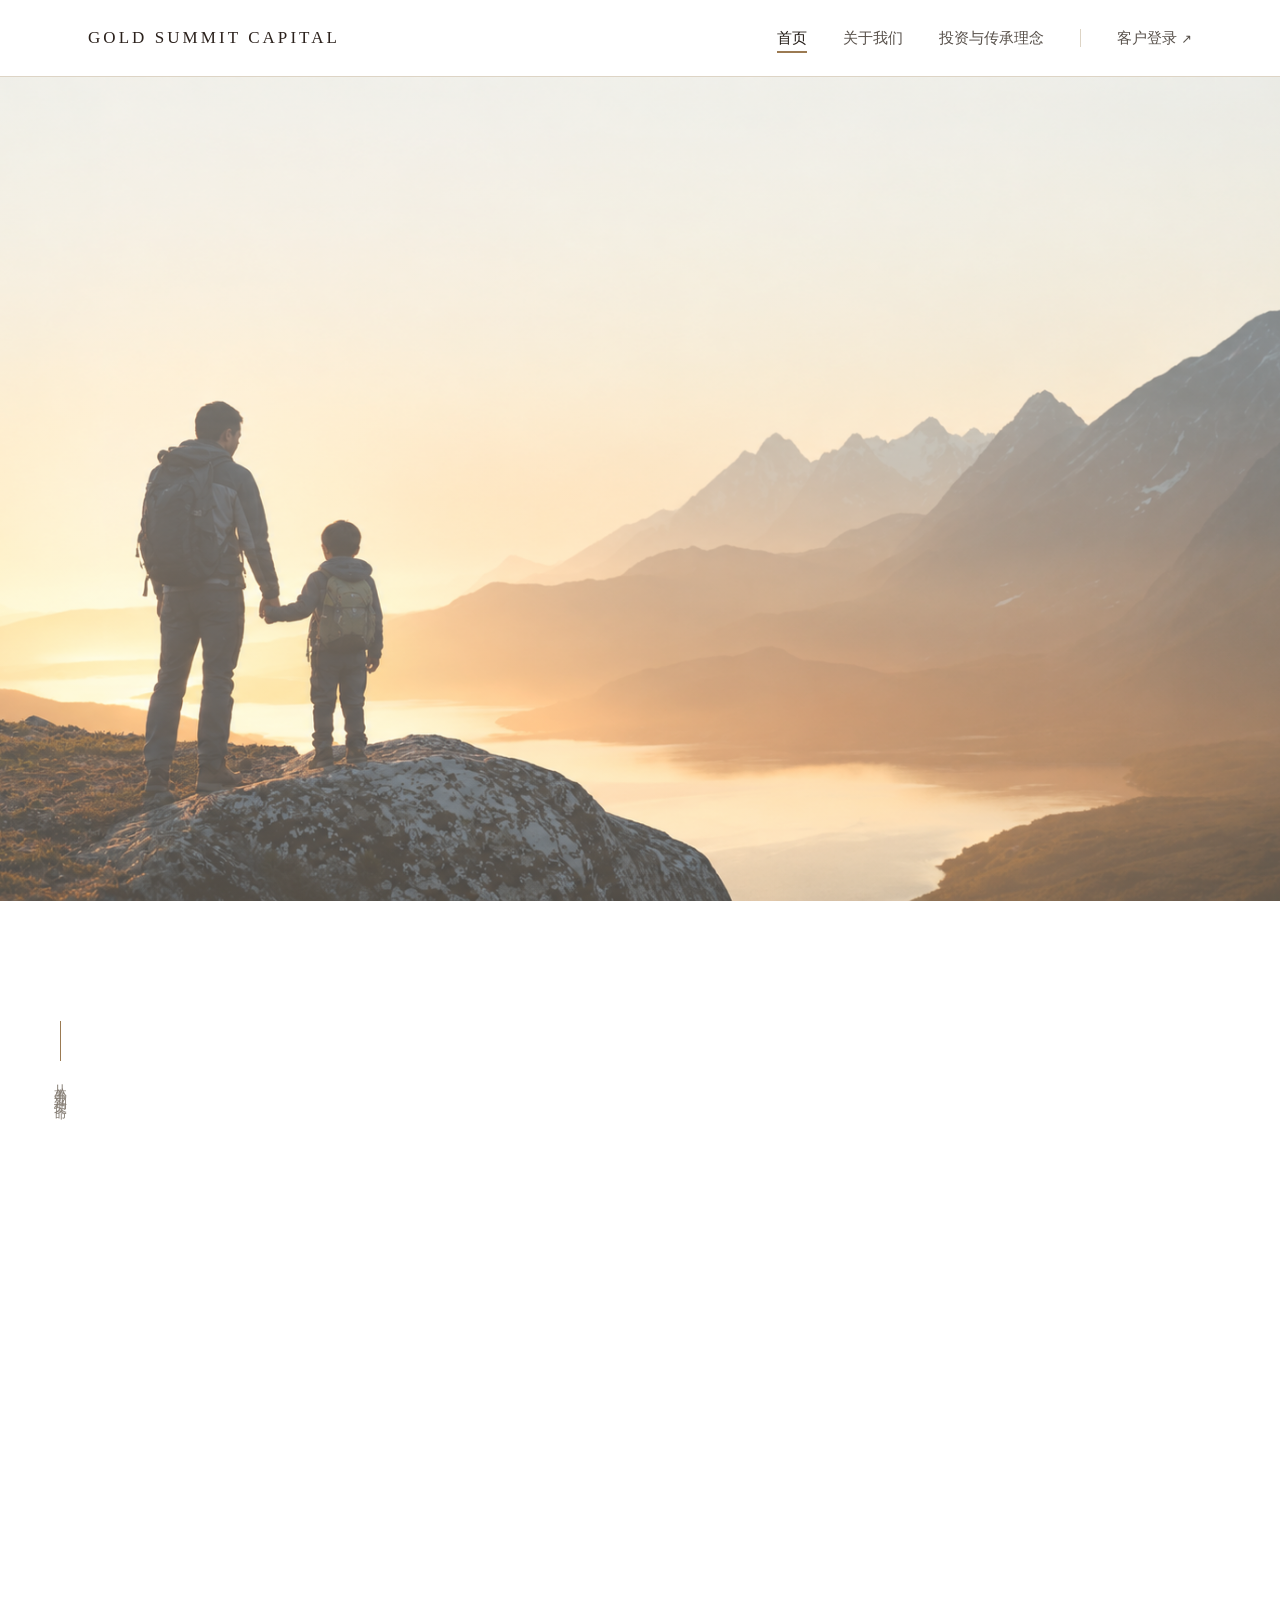
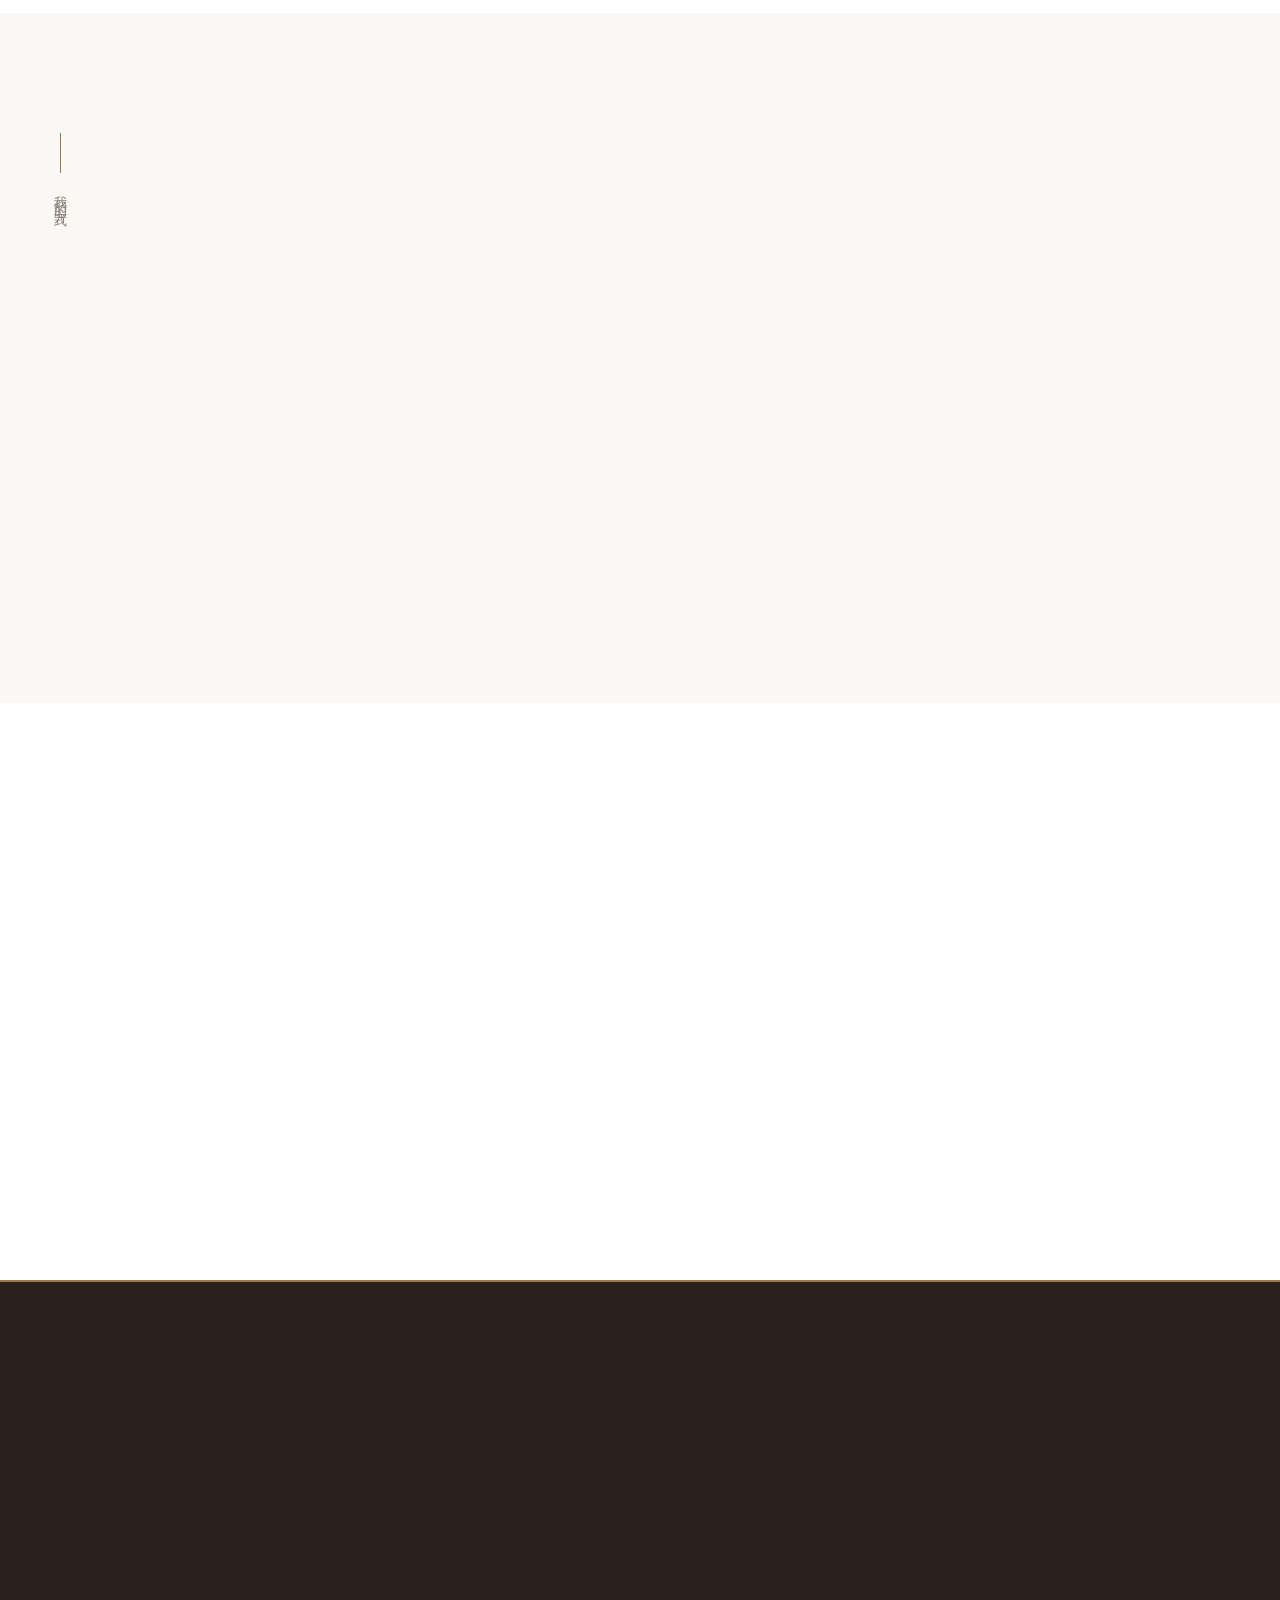
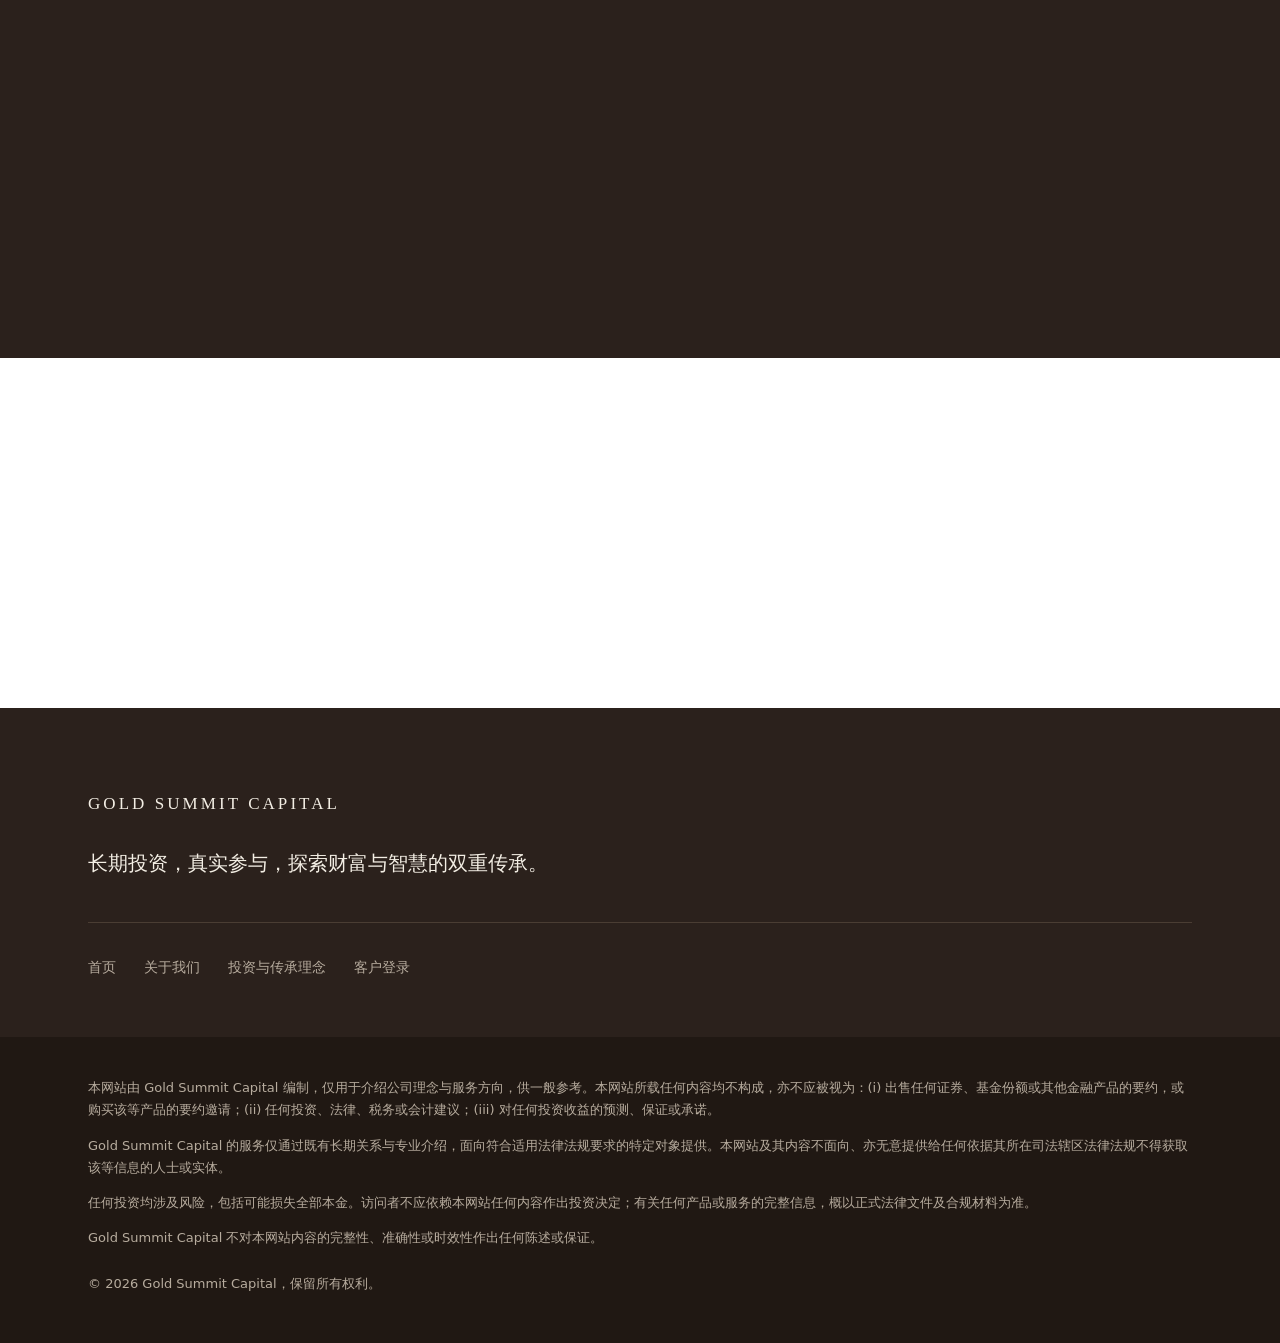
<file: index.html>
<!DOCTYPE html>
<html lang="zh-CN">
<head>
<meta charset="UTF-8">
<meta http-equiv="refresh" content="0; url=./zh-CN/">
<link rel="canonical" href="./zh-CN/">
<title>Gold Summit Capital</title>
</head>
<body>
<p><a href="./zh-CN/">进入 Gold Summit Capital</a></p>
</body>
</html>
</file>
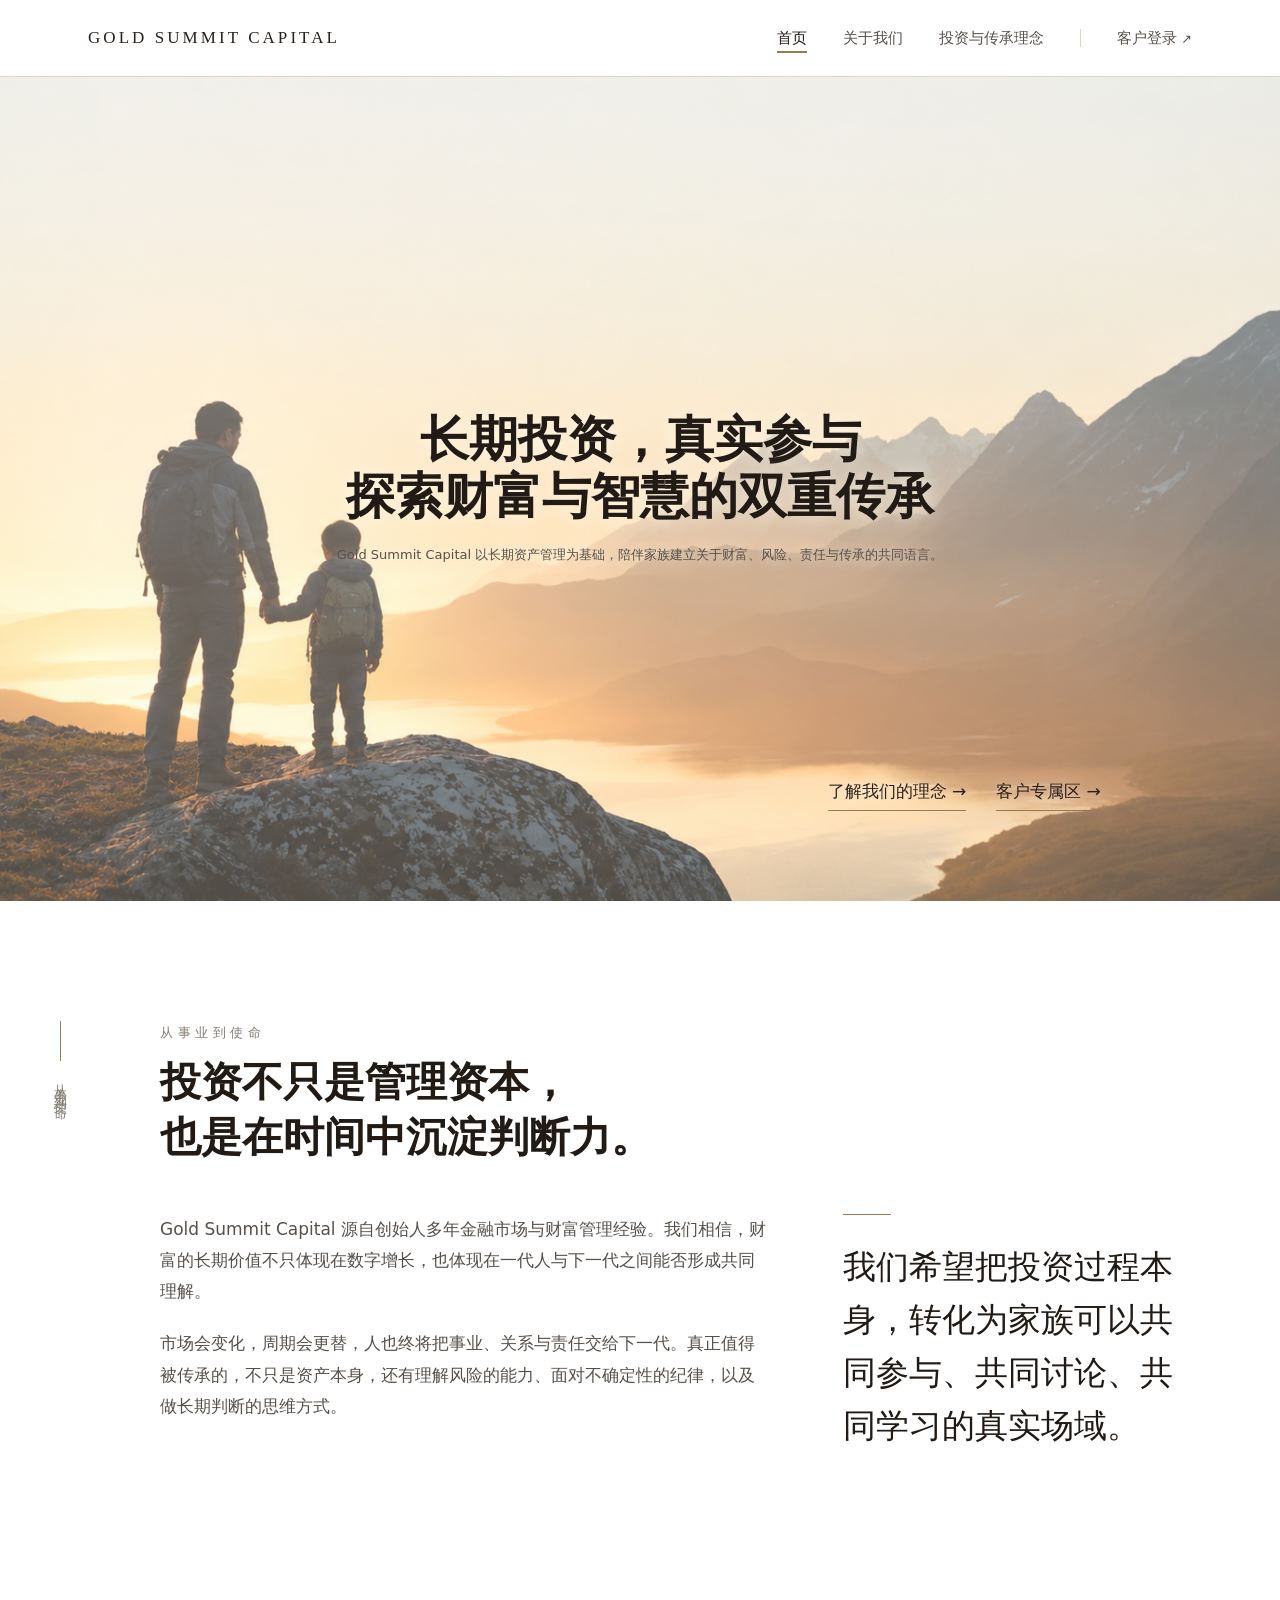
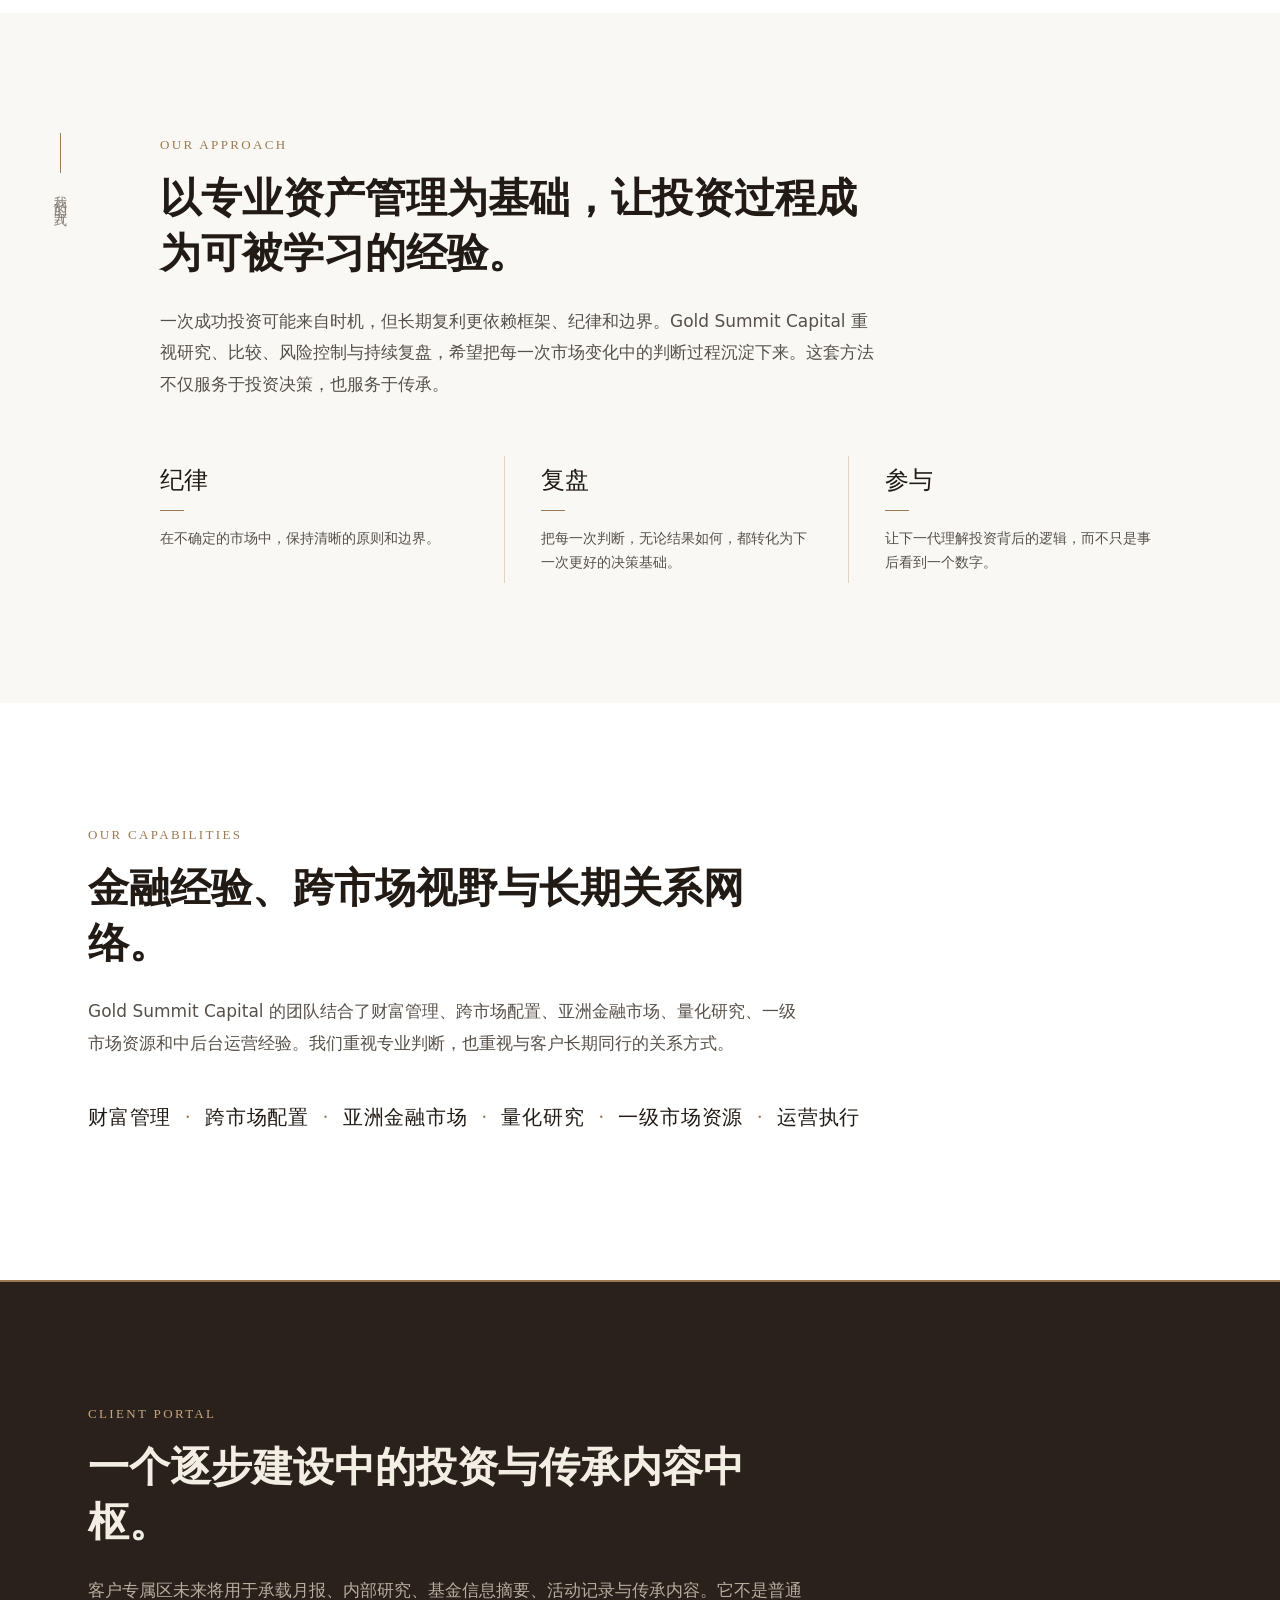
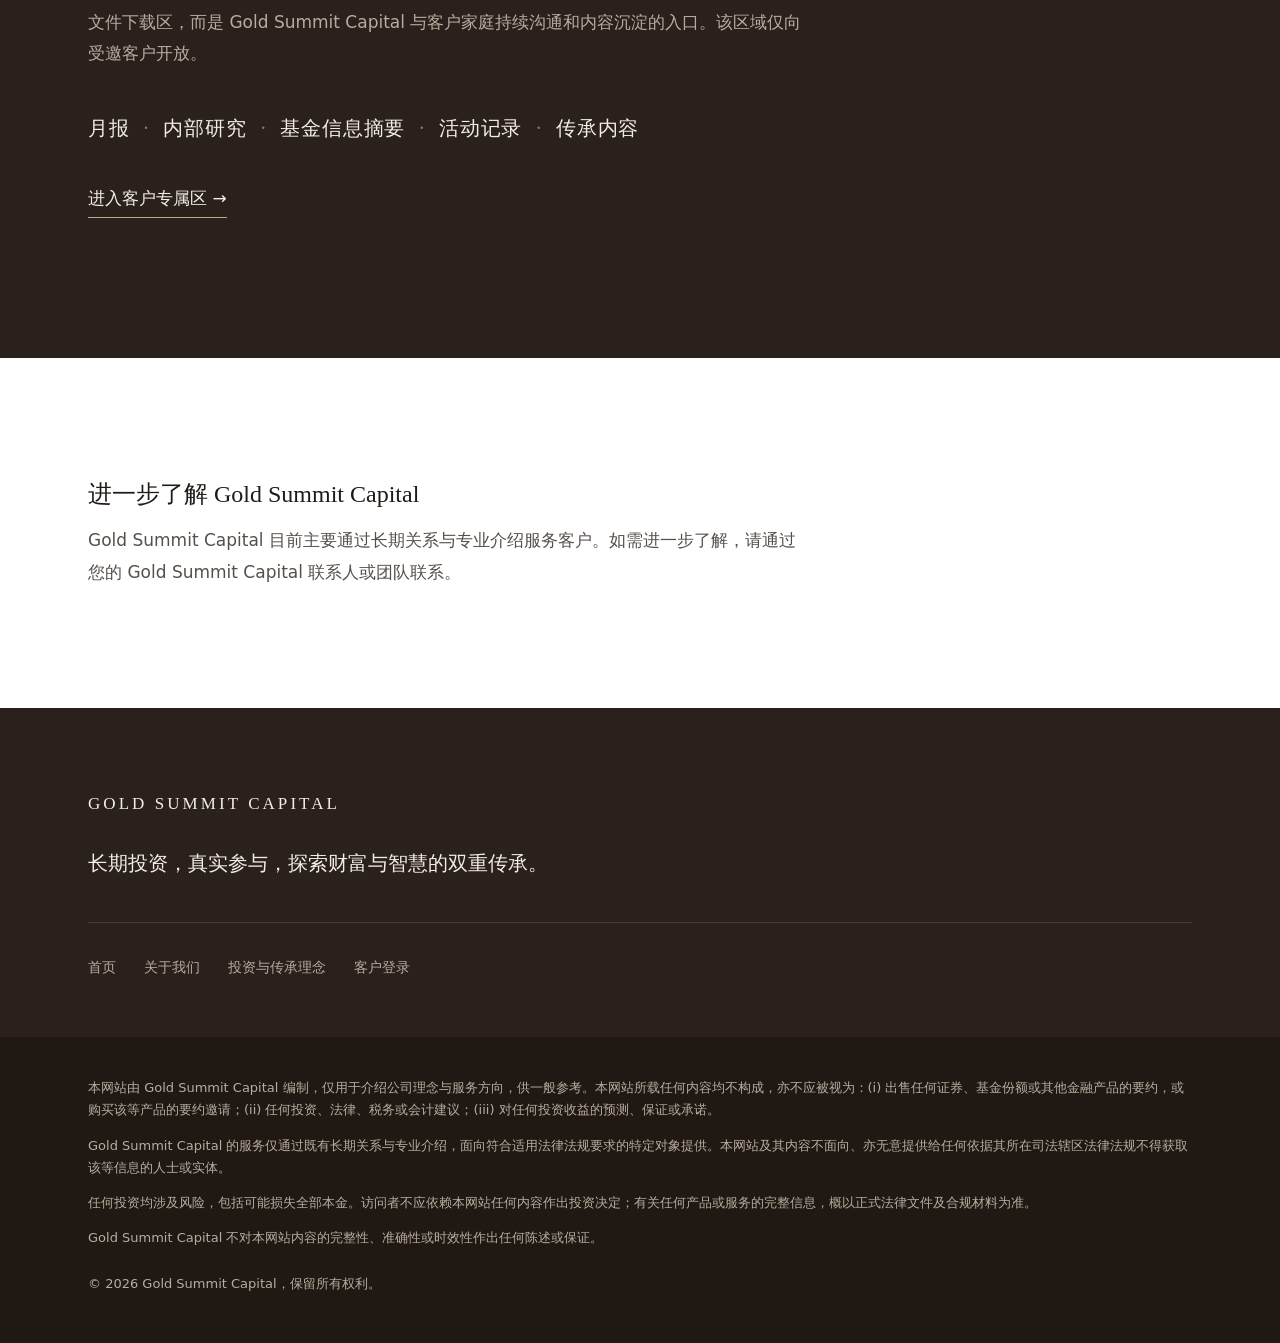
<file: zh-CN/index.html>
<!DOCTYPE html>
<html lang="zh-CN">
<head>
<meta charset="UTF-8">
<meta name="viewport" content="width=device-width, initial-scale=1.0">
<title>Gold Summit Capital｜长期投资与代际传承</title>
<meta name="description" content="Gold Summit Capital 以长期资产管理为基础，陪伴家族建立关于财富、风险、责任与传承的共同语言。">
<link rel="stylesheet" href="../styles/main.css">
</head>
<body>
<a class="skip-link" href="#main">跳转到主要内容</a>

<header class="site-header">
  <div class="container header-inner">
    <a class="wordmark" href="./">Gold Summit Capital</a>
    <nav class="main-nav" aria-label="主导航">
      <ul>
        <li><a href="./" aria-current="page">首页</a></li>
        <li><a href="./about/">关于我们</a></li>
        <li><a href="./approach/">投资与传承理念</a></li>
        <li class="nav-sep" role="presentation" aria-hidden="true"></li>
        <li class="nav-portal"><a href="./client-portal/"><span>客户登录</span></a></li>
      </ul>
    </nav>
    <button class="menu-btn" aria-expanded="false" aria-controls="mobileNav">菜单</button>
  </div>
</header>
<nav class="mobile-nav" id="mobileNav" aria-label="移动端导航">
  <ul>
    <li><a href="./">首页</a></li>
    <li><a href="./about/">关于我们</a></li>
    <li><a href="./approach/">投资与传承理念</a></li>
    <li class="portal"><a href="./client-portal/">客户登录 ↗</a></li>
  </ul>
</nav>

<main id="main">

  <!-- Hero -->
  <section class="hero-home">
    <div class="container">
      <div class="hero-grid">
        <div class="hero-text reveal">
          <h1>长期投资，真实参与<br>探索财富与智慧的双重传承</h1>
          <p class="hero-sub">Gold Summit Capital 以长期资产管理为基础，陪伴家族建立关于财富、风险、责任与传承的共同语言。</p>
          <div class="hero-ctas">
            <a class="link-cta" href="./approach/">了解我们的理念 <span class="arrow">→</span></a>
            <a class="link-cta" href="./client-portal/">客户专属区 <span class="arrow">→</span></a>
          </div>
        </div>
      </div>
    </div>
  </section>

  <!-- 为什么我们存在 -->
  <section class="section section-v">
    <span class="v-eyebrow" aria-hidden="true">从事业到使命</span>
    <div class="container">
      <div class="reveal">
        <p class="eyebrow-zh">从事业到使命</p>
        <h2 class="text-col">投资不只是管理资本，<br>也是在时间中沉淀判断力。</h2>
        <div class="split" style="margin-top:48px;">
          <div>
            <p>Gold Summit Capital 源自创始人多年金融市场与财富管理经验。我们相信，财富的长期价值不只体现在数字增长，也体现在一代人与下一代之间能否形成共同理解。</p>
            <p>市场会变化，周期会更替，人也终将把事业、关系与责任交给下一代。真正值得被传承的，不只是资产本身，还有理解风险的能力、面对不确定性的纪律，以及做长期判断的思维方式。</p>
          </div>
          <p class="pull-quote">我们希望把投资过程本身，转化为家族可以共同参与、共同讨论、共同学习的真实场域。</p>
        </div>
      </div>
    </div>
  </section>

  <!-- Our Approach -->
  <section class="section alt section-v">
    <span class="v-eyebrow" aria-hidden="true">我们的方式</span>
    <div class="container">
      <div class="reveal">
        <p class="eyebrow-en">Our Approach</p>
        <h2 class="text-col">以专业资产管理为基础，让投资过程成为可被学习的经验。</h2>
        <p class="text-col">一次成功投资可能来自时机，但长期复利更依赖框架、纪律和边界。Gold Summit Capital 重视研究、比较、风险控制与持续复盘，希望把每一次市场变化中的判断过程沉淀下来。这套方法不仅服务于投资决策，也服务于传承。</p>
        <div class="principles">
          <div>
            <h3>纪律</h3>
            <p>在不确定的市场中，保持清晰的原则和边界。</p>
          </div>
          <div>
            <h3>复盘</h3>
            <p>把每一次判断，无论结果如何，都转化为下一次更好的决策基础。</p>
          </div>
          <div>
            <h3>参与</h3>
            <p>让下一代理解投资背后的逻辑，而不只是事后看到一个数字。</p>
          </div>
        </div>
      </div>
    </div>
  </section>

  <!-- 团队能力带 -->
  <section class="section">
    <div class="container reveal">
      <p class="eyebrow-en">Our Capabilities</p>
      <h2 class="text-col">金融经验、跨市场视野与长期关系网络。</h2>
      <p class="text-col">Gold Summit Capital 的团队结合了财富管理、跨市场配置、亚洲金融市场、量化研究、一级市场资源和中后台运营经验。我们重视专业判断，也重视与客户长期同行的关系方式。</p>
      <p class="keyword-line">财富管理<span class="dot">·</span>跨市场配置<span class="dot">·</span>亚洲金融市场<span class="dot">·</span>量化研究<span class="dot">·</span>一级市场资源<span class="dot">·</span>运营执行</p>
    </div>
  </section>

  <!-- Client Portal Band -->
  <section class="section deep">
    <div class="container reveal">
      <p class="eyebrow-en">Client Portal</p>
      <h2 class="text-col">一个逐步建设中的投资与传承内容中枢。</h2>
      <p class="text-col">客户专属区未来将用于承载月报、内部研究、基金信息摘要、活动记录与传承内容。它不是普通文件下载区，而是 Gold Summit Capital 与客户家庭持续沟通和内容沉淀的入口。该区域仅向受邀客户开放。</p>
      <p class="keyword-line" style="color:var(--text-on-deep);">月报<span class="dot">·</span>内部研究<span class="dot">·</span>基金信息摘要<span class="dot">·</span>活动记录<span class="dot">·</span>传承内容</p>
      <p style="margin-top:36px;"><a class="link-cta on-deep" href="./client-portal/">进入客户专属区 <span class="arrow">→</span></a></p>
    </div>
  </section>

  <!-- 私密联系 -->
  <section class="section">
    <div class="container reveal">
      <h3>进一步了解 Gold Summit Capital</h3>
      <p class="text-col" style="margin-bottom:0;">Gold Summit Capital 目前主要通过长期关系与专业介绍服务客户。如需进一步了解，请通过您的 Gold Summit Capital 联系人或团队联系。</p>
    </div>
  </section>

</main>

<footer class="site-footer">
  <div class="footer-main">
    <div class="container">
      <span class="wordmark">Gold Summit Capital</span>
      <p class="footer-tagline">长期投资，真实参与，探索财富与智慧的双重传承。</p>
      <nav class="footer-nav" aria-label="页脚导航">
        <a href="./">首页</a>
        <a href="./about/">关于我们</a>
        <a href="./approach/">投资与传承理念</a>
        <a href="./client-portal/">客户登录</a>
      </nav>
    </div>
  </div>
  <div class="footer-legal">
    <div class="container">
      <p>本网站由 Gold Summit Capital 编制，仅用于介绍公司理念与服务方向，供一般参考。本网站所载任何内容均不构成，亦不应被视为：(i) 出售任何证券、基金份额或其他金融产品的要约，或购买该等产品的要约邀请；(ii) 任何投资、法律、税务或会计建议；(iii) 对任何投资收益的预测、保证或承诺。</p>
      <p>Gold Summit Capital 的服务仅通过既有长期关系与专业介绍，面向符合适用法律法规要求的特定对象提供。本网站及其内容不面向、亦无意提供给任何依据其所在司法辖区法律法规不得获取该等信息的人士或实体。</p>
      <p>任何投资均涉及风险，包括可能损失全部本金。访问者不应依赖本网站任何内容作出投资决定；有关任何产品或服务的完整信息，概以正式法律文件及合规材料为准。</p>
      <p>Gold Summit Capital 不对本网站内容的完整性、准确性或时效性作出任何陈述或保证。</p>
      <p class="copyright">© 2026 Gold Summit Capital，保留所有权利。</p>
    </div>
  </div>
</footer>

<script src="../scripts/main.js"></script>
</body>
</html>
</file>
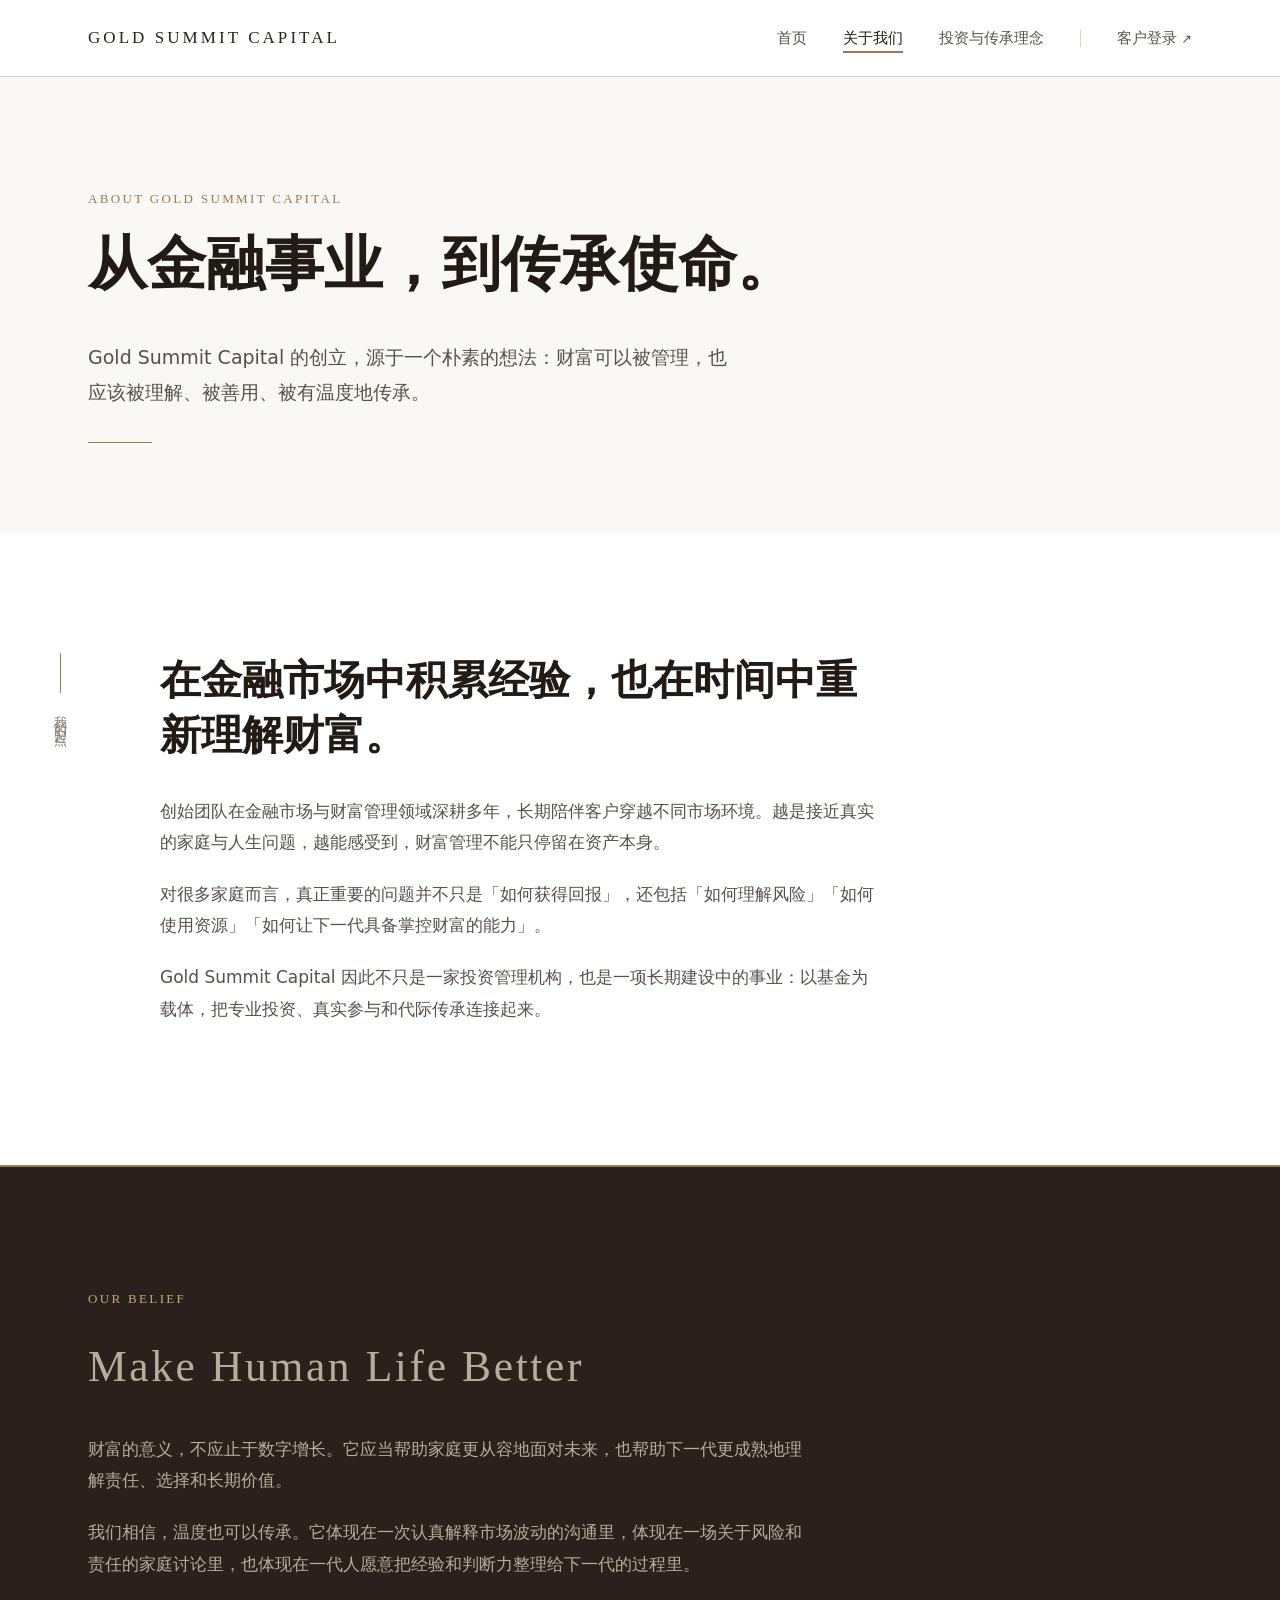
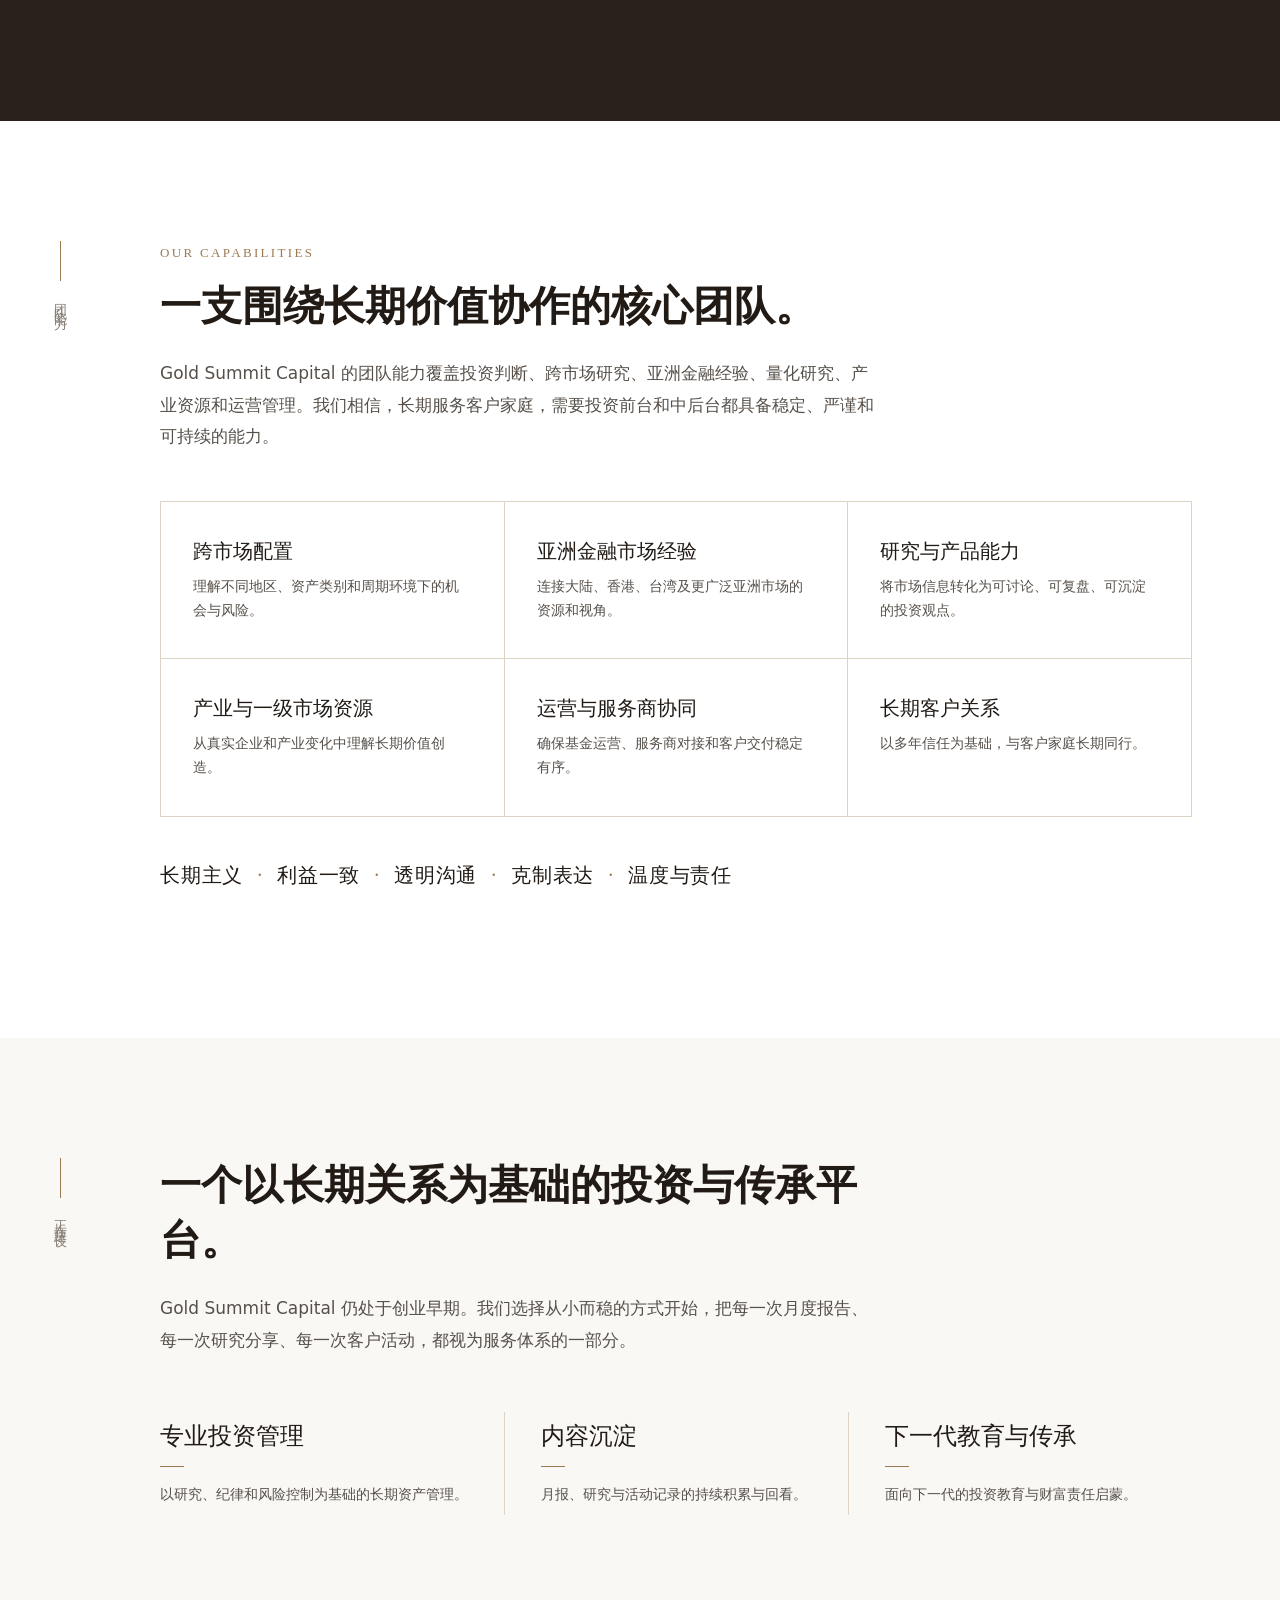
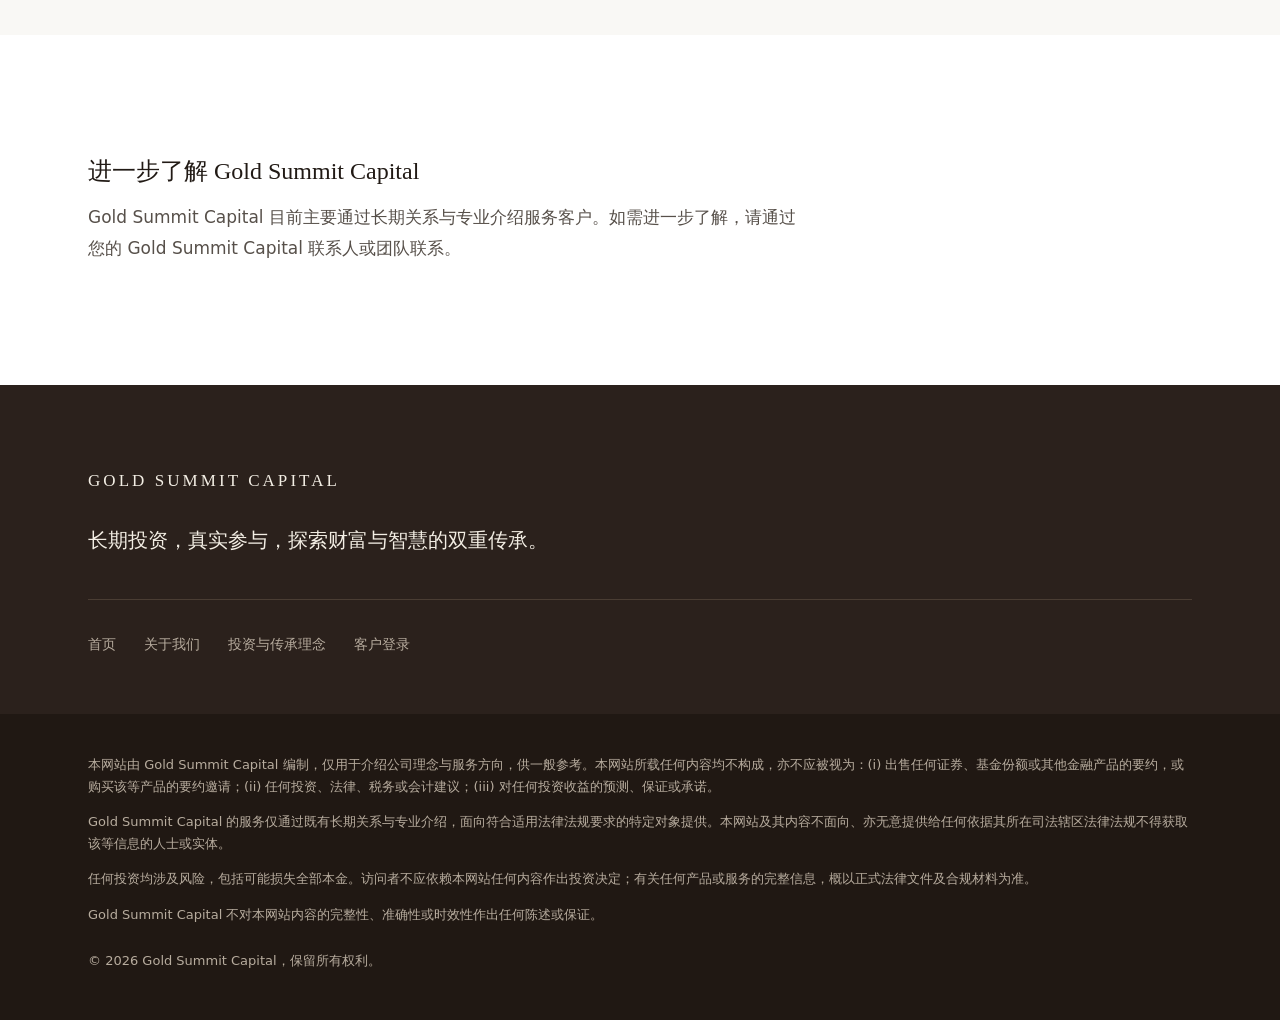
<file: zh-CN/about/index.html>
<!DOCTYPE html>
<html lang="zh-CN">
<head>
<meta charset="UTF-8">
<meta name="viewport" content="width=device-width, initial-scale=1.0">
<title>关于我们｜Gold Summit Capital</title>
<meta name="description" content="Gold Summit Capital 的创立源于一个朴素的想法：财富可以被管理，也应该被理解、被善用、被有温度地传承。">
<link rel="stylesheet" href="../../styles/main.css">
</head>
<body>
<a class="skip-link" href="#main">跳转到主要内容</a>

<header class="site-header">
  <div class="container header-inner">
    <a class="wordmark" href="../">Gold Summit Capital</a>
    <nav class="main-nav" aria-label="主导航">
      <ul>
        <li><a href="../">首页</a></li>
        <li><a href="../about/" aria-current="page">关于我们</a></li>
        <li><a href="../approach/">投资与传承理念</a></li>
        <li class="nav-sep" role="presentation" aria-hidden="true"></li>
        <li class="nav-portal"><a href="../client-portal/"><span>客户登录</span></a></li>
      </ul>
    </nav>
    <button class="menu-btn" aria-expanded="false" aria-controls="mobileNav">菜单</button>
  </div>
</header>
<nav class="mobile-nav" id="mobileNav" aria-label="移动端导航">
  <ul>
    <li><a href="../">首页</a></li>
    <li><a href="../about/">关于我们</a></li>
    <li><a href="../approach/">投资与传承理念</a></li>
    <li class="portal"><a href="../client-portal/">客户登录 ↗</a></li>
  </ul>
</nav>

<main id="main">

  <section class="page-hero">
    <div class="container reveal">
      <p class="eyebrow-en">About Gold Summit Capital</p>
      <h1>从金融事业，到传承使命。</h1>
      <p class="sub">Gold Summit Capital 的创立，源于一个朴素的想法：财富可以被管理，也应该被理解、被善用、被有温度地传承。</p>
      <hr class="rule-bronze">
    </div>
  </section>

  <section class="section section-v">
    <span class="v-eyebrow" aria-hidden="true">我们的起点</span>
    <div class="container reveal">
      <h2 class="text-col">在金融市场中积累经验，也在时间中重新理解财富。</h2>
      <div class="text-col" style="margin-top:32px;">
        <p>创始团队在金融市场与财富管理领域深耕多年，长期陪伴客户穿越不同市场环境。越是接近真实的家庭与人生问题，越能感受到，财富管理不能只停留在资产本身。</p>
        <p>对很多家庭而言，真正重要的问题并不只是「如何获得回报」，还包括「如何理解风险」「如何使用资源」「如何让下一代具备掌控财富的能力」。</p>
        <p>Gold Summit Capital 因此不只是一家投资管理机构，也是一项长期建设中的事业：以基金为载体，把专业投资、真实参与和代际传承连接起来。</p>
      </div>
    </div>
  </section>

  <section class="section deep">
    <div class="container reveal">
      <p class="eyebrow-en">Our Belief</p>
      <p class="mhb-phrase">Make Human Life Better</p>
      <div class="text-col">
        <p>财富的意义，不应止于数字增长。它应当帮助家庭更从容地面对未来，也帮助下一代更成熟地理解责任、选择和长期价值。</p>
        <p>我们相信，温度也可以传承。它体现在一次认真解释市场波动的沟通里，体现在一场关于风险和责任的家庭讨论里，也体现在一代人愿意把经验和判断力整理给下一代的过程里。</p>
      </div>
    </div>
  </section>

  <section class="section section-v">
    <span class="v-eyebrow" aria-hidden="true">团队能力</span>
    <div class="container reveal">
      <p class="eyebrow-en">Our Capabilities</p>
      <h2 class="text-col">一支围绕长期价值协作的核心团队。</h2>
      <p class="text-col">Gold Summit Capital 的团队能力覆盖投资判断、跨市场研究、亚洲金融经验、量化研究、产业资源和运营管理。我们相信，长期服务客户家庭，需要投资前台和中后台都具备稳定、严谨和可持续的能力。</p>
      <div class="matrix">
        <div><h3>跨市场配置</h3><p>理解不同地区、资产类别和周期环境下的机会与风险。</p></div>
        <div><h3>亚洲金融市场经验</h3><p>连接大陆、香港、台湾及更广泛亚洲市场的资源和视角。</p></div>
        <div><h3>研究与产品能力</h3><p>将市场信息转化为可讨论、可复盘、可沉淀的投资观点。</p></div>
        <div><h3>产业与一级市场资源</h3><p>从真实企业和产业变化中理解长期价值创造。</p></div>
        <div><h3>运营与服务商协同</h3><p>确保基金运营、服务商对接和客户交付稳定有序。</p></div>
        <div><h3>长期客户关系</h3><p>以多年信任为基础，与客户家庭长期同行。</p></div>
      </div>
      <p class="keyword-line">长期主义<span class="dot">·</span>利益一致<span class="dot">·</span>透明沟通<span class="dot">·</span>克制表达<span class="dot">·</span>温度与责任</p>
    </div>
  </section>

  <section class="section alt section-v">
    <span class="v-eyebrow" aria-hidden="true">正在建设</span>
    <div class="container reveal">
      <h2 class="text-col">一个以长期关系为基础的投资与传承平台。</h2>
      <p class="text-col">Gold Summit Capital 仍处于创业早期。我们选择从小而稳的方式开始，把每一次月度报告、每一次研究分享、每一次客户活动，都视为服务体系的一部分。</p>
      <div class="principles">
        <div><h3>专业投资管理</h3><p>以研究、纪律和风险控制为基础的长期资产管理。</p></div>
        <div><h3>内容沉淀</h3><p>月报、研究与活动记录的持续积累与回看。</p></div>
        <div><h3>下一代教育与传承</h3><p>面向下一代的投资教育与财富责任启蒙。</p></div>
      </div>
    </div>
  </section>

  <section class="section">
    <div class="container reveal">
      <h3>进一步了解 Gold Summit Capital</h3>
      <p class="text-col" style="margin-bottom:0;">Gold Summit Capital 目前主要通过长期关系与专业介绍服务客户。如需进一步了解，请通过您的 Gold Summit Capital 联系人或团队联系。</p>
    </div>
  </section>

</main>

<footer class="site-footer">
  <div class="footer-main">
    <div class="container">
      <span class="wordmark">Gold Summit Capital</span>
      <p class="footer-tagline">长期投资，真实参与，探索财富与智慧的双重传承。</p>
      <nav class="footer-nav" aria-label="页脚导航">
        <a href="../">首页</a>
        <a href="../about/">关于我们</a>
        <a href="../approach/">投资与传承理念</a>
        <a href="../client-portal/">客户登录</a>
      </nav>
    </div>
  </div>
  <div class="footer-legal">
    <div class="container">
      <p>本网站由 Gold Summit Capital 编制，仅用于介绍公司理念与服务方向，供一般参考。本网站所载任何内容均不构成，亦不应被视为：(i) 出售任何证券、基金份额或其他金融产品的要约，或购买该等产品的要约邀请；(ii) 任何投资、法律、税务或会计建议；(iii) 对任何投资收益的预测、保证或承诺。</p>
      <p>Gold Summit Capital 的服务仅通过既有长期关系与专业介绍，面向符合适用法律法规要求的特定对象提供。本网站及其内容不面向、亦无意提供给任何依据其所在司法辖区法律法规不得获取该等信息的人士或实体。</p>
      <p>任何投资均涉及风险，包括可能损失全部本金。访问者不应依赖本网站任何内容作出投资决定；有关任何产品或服务的完整信息，概以正式法律文件及合规材料为准。</p>
      <p>Gold Summit Capital 不对本网站内容的完整性、准确性或时效性作出任何陈述或保证。</p>
      <p class="copyright">© 2026 Gold Summit Capital，保留所有权利。</p>
    </div>
  </div>
</footer>

<script src="../../scripts/main.js"></script>
</body>
</html>
</file>
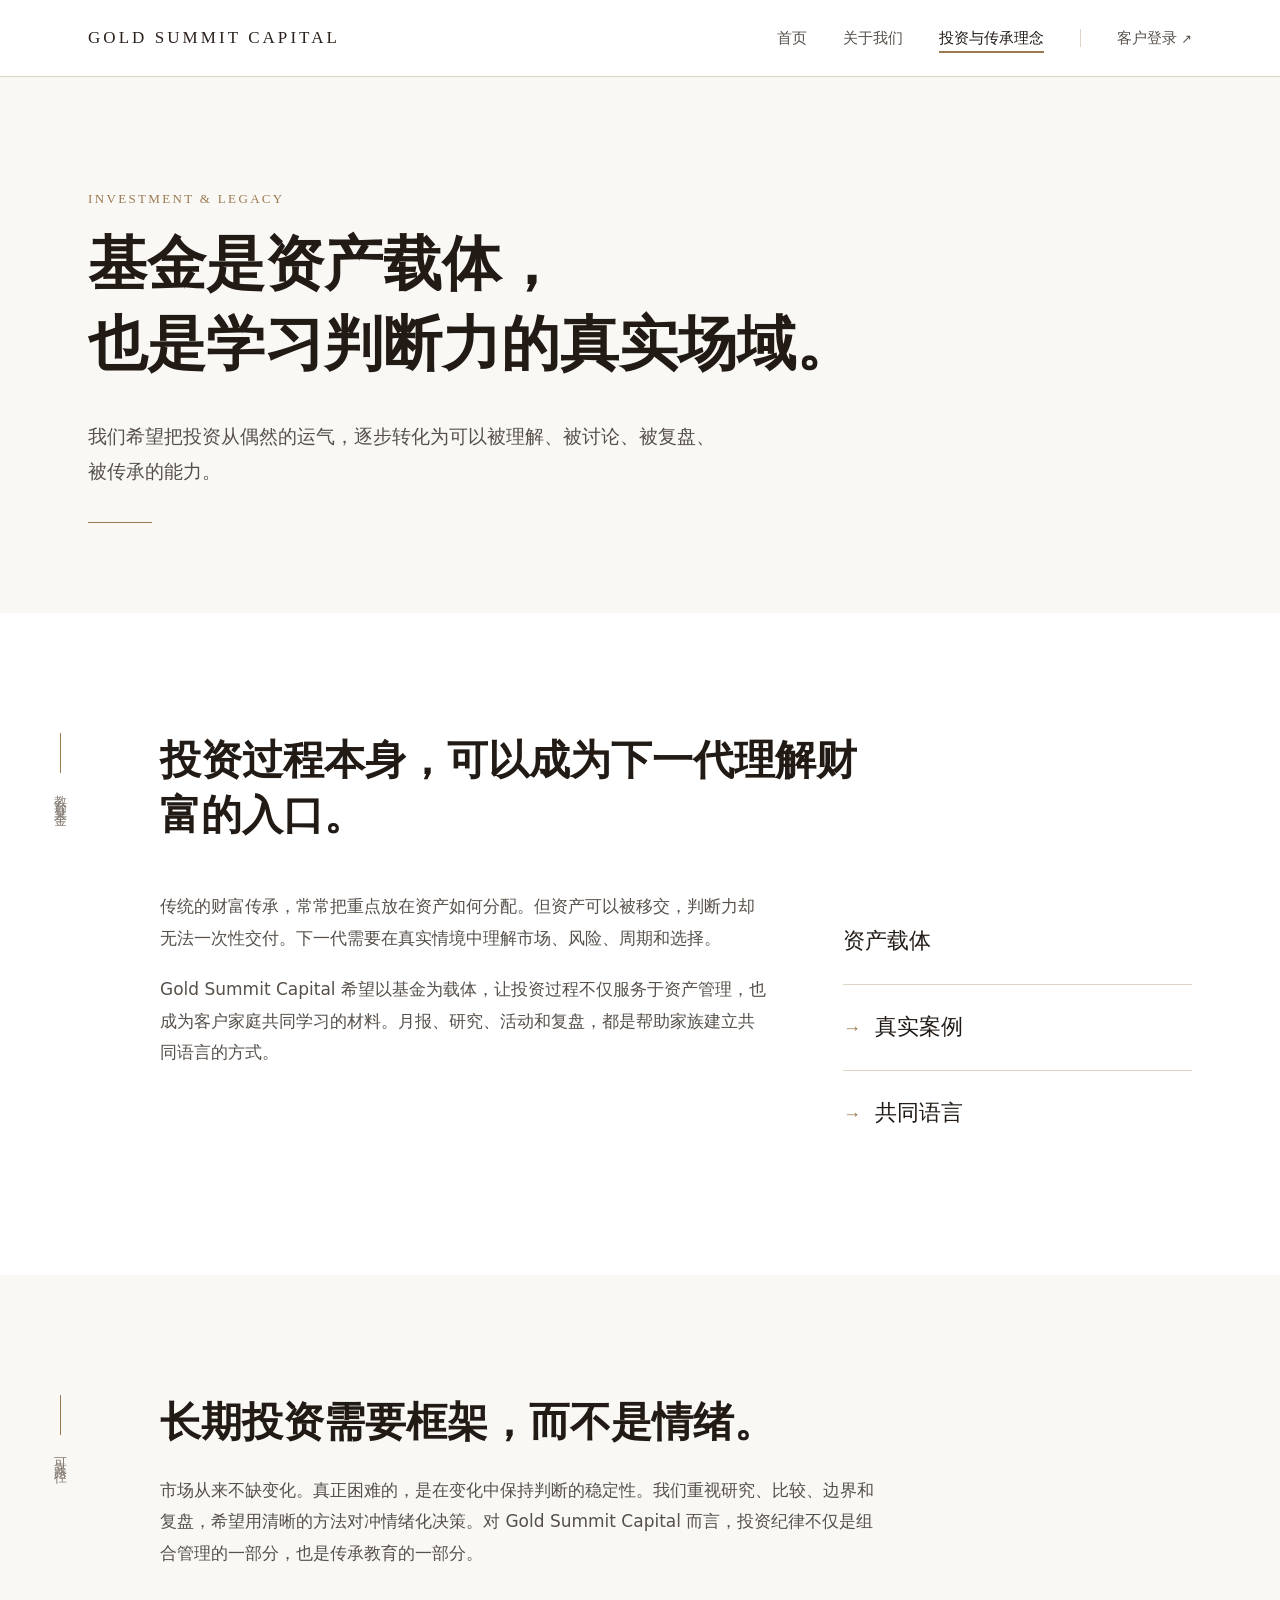
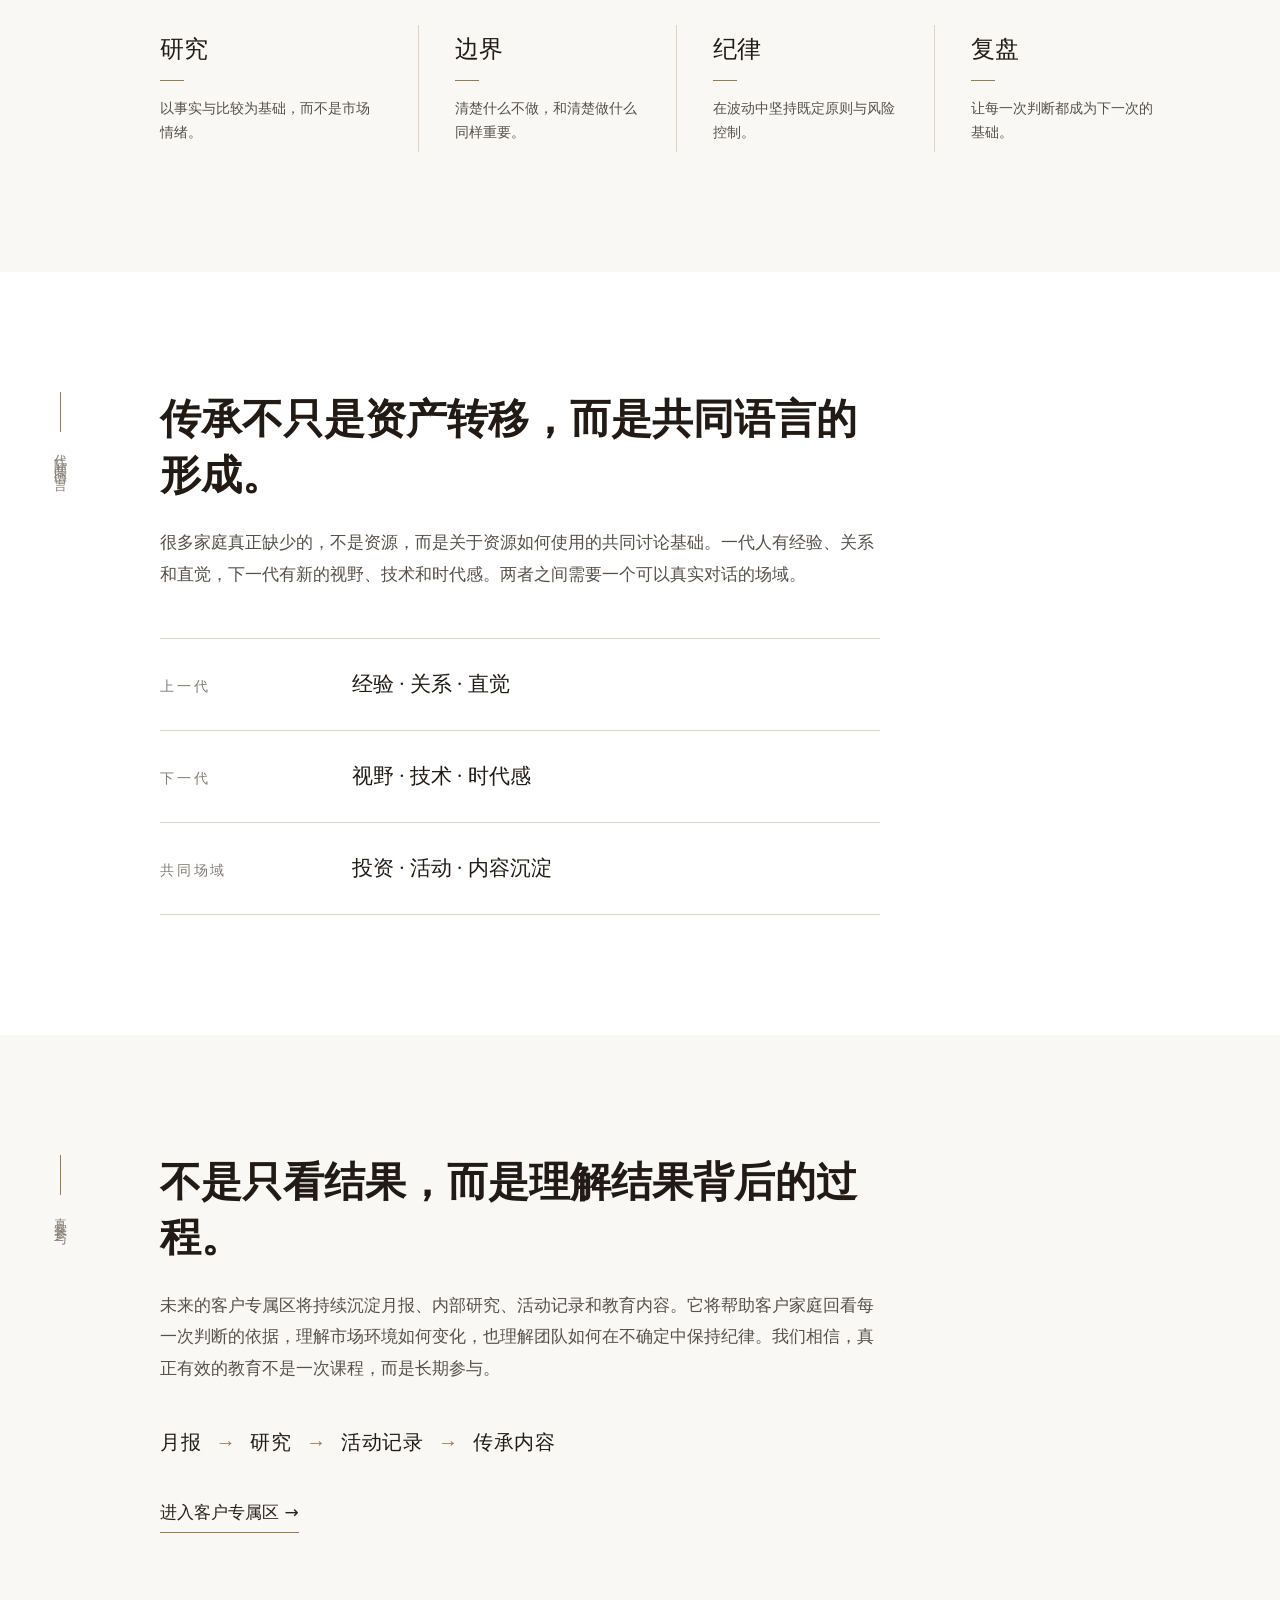
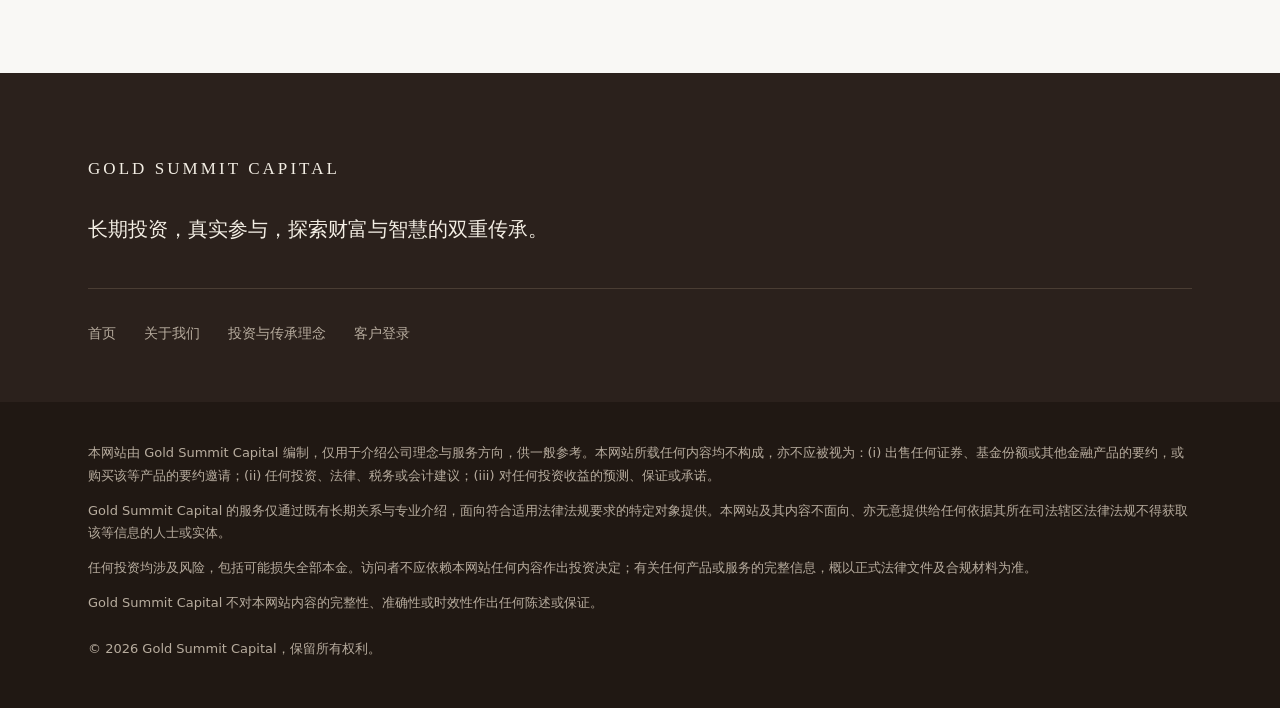
<file: zh-CN/approach/index.html>
<!DOCTYPE html>
<html lang="zh-CN">
<head>
<meta charset="UTF-8">
<meta name="viewport" content="width=device-width, initial-scale=1.0">
<title>投资与传承理念｜Gold Summit Capital</title>
<meta name="description" content="基金是资产载体，也是学习判断力的真实场域。我们希望把投资转化为可以被理解、被讨论、被复盘、被传承的能力。">
<link rel="stylesheet" href="../../styles/main.css">
</head>
<body>
<a class="skip-link" href="#main">跳转到主要内容</a>

<header class="site-header">
  <div class="container header-inner">
    <a class="wordmark" href="../">Gold Summit Capital</a>
    <nav class="main-nav" aria-label="主导航">
      <ul>
        <li><a href="../">首页</a></li>
        <li><a href="../about/">关于我们</a></li>
        <li><a href="../approach/" aria-current="page">投资与传承理念</a></li>
        <li class="nav-sep" role="presentation" aria-hidden="true"></li>
        <li class="nav-portal"><a href="../client-portal/"><span>客户登录</span></a></li>
      </ul>
    </nav>
    <button class="menu-btn" aria-expanded="false" aria-controls="mobileNav">菜单</button>
  </div>
</header>
<nav class="mobile-nav" id="mobileNav" aria-label="移动端导航">
  <ul>
    <li><a href="../">首页</a></li>
    <li><a href="../about/">关于我们</a></li>
    <li><a href="../approach/">投资与传承理念</a></li>
    <li class="portal"><a href="../client-portal/">客户登录 ↗</a></li>
  </ul>
</nav>

<main id="main">

  <section class="page-hero">
    <div class="container reveal">
      <p class="eyebrow-en">Investment &amp; Legacy</p>
      <h1>基金是资产载体，<br>也是学习判断力的真实场域。</h1>
      <p class="sub">我们希望把投资从偶然的运气，逐步转化为可以被理解、被讨论、被复盘、被传承的能力。</p>
      <hr class="rule-bronze">
    </div>
  </section>

  <section class="section section-v">
    <span class="v-eyebrow" aria-hidden="true">教育型基金</span>
    <div class="container reveal">
      <h2 class="text-col">投资过程本身，可以成为下一代理解财富的入口。</h2>
      <div class="split" style="margin-top:48px;">
        <div>
          <p>传统的财富传承，常常把重点放在资产如何分配。但资产可以被移交，判断力却无法一次性交付。下一代需要在真实情境中理解市场、风险、周期和选择。</p>
          <p>Gold Summit Capital 希望以基金为载体，让投资过程不仅服务于资产管理，也成为客户家庭共同学习的材料。月报、研究、活动和复盘，都是帮助家族建立共同语言的方式。</p>
        </div>
        <div class="concept-steps" aria-label="概念递进">
          <div class="step">资产载体</div>
          <div class="step"><span class="to">→</span>真实案例</div>
          <div class="step"><span class="to">→</span>共同语言</div>
        </div>
      </div>
    </div>
  </section>

  <section class="section alt section-v">
    <span class="v-eyebrow" aria-hidden="true">可靠路径</span>
    <div class="container reveal">
      <h2 class="text-col">长期投资需要框架，而不是情绪。</h2>
      <p class="text-col">市场从来不缺变化。真正困难的，是在变化中保持判断的稳定性。我们重视研究、比较、边界和复盘，希望用清晰的方法对冲情绪化决策。对 Gold Summit Capital 而言，投资纪律不仅是组合管理的一部分，也是传承教育的一部分。</p>
      <div class="principles" style="grid-template-columns:repeat(4,1fr);">
        <div><h3>研究</h3><p>以事实与比较为基础，而不是市场情绪。</p></div>
        <div><h3>边界</h3><p>清楚什么不做，和清楚做什么同样重要。</p></div>
        <div><h3>纪律</h3><p>在波动中坚持既定原则与风险控制。</p></div>
        <div><h3>复盘</h3><p>让每一次判断都成为下一次的基础。</p></div>
      </div>
    </div>
  </section>

  <section class="section section-v">
    <span class="v-eyebrow" aria-hidden="true">代际共同语言</span>
    <div class="container reveal">
      <h2 class="text-col">传承不只是资产转移，而是共同语言的形成。</h2>
      <p class="text-col">很多家庭真正缺少的，不是资源，而是关于资源如何使用的共同讨论基础。一代人有经验、关系和直觉，下一代有新的视野、技术和时代感。两者之间需要一个可以真实对话的场域。</p>
      <div class="contrast text-col">
        <div class="row"><span class="label">上一代</span><span class="value">经验 · 关系 · 直觉</span></div>
        <div class="row"><span class="label">下一代</span><span class="value">视野 · 技术 · 时代感</span></div>
        <div class="row"><span class="label">共同场域</span><span class="value">投资 · 活动 · 内容沉淀</span></div>
      </div>
    </div>
  </section>

  <section class="section alt section-v">
    <span class="v-eyebrow" aria-hidden="true">真实参与</span>
    <div class="container reveal">
      <h2 class="text-col">不是只看结果，而是理解结果背后的过程。</h2>
      <p class="text-col">未来的客户专属区将持续沉淀月报、内部研究、活动记录和教育内容。它将帮助客户家庭回看每一次判断的依据，理解市场环境如何变化，也理解团队如何在不确定中保持纪律。我们相信，真正有效的教育不是一次课程，而是长期参与。</p>
      <p class="keyword-line">月报<span class="dot">→</span>研究<span class="dot">→</span>活动记录<span class="dot">→</span>传承内容</p>
      <p style="margin-top:36px;"><a class="link-cta" href="../client-portal/">进入客户专属区 <span class="arrow">→</span></a></p>
    </div>
  </section>

</main>

<footer class="site-footer">
  <div class="footer-main">
    <div class="container">
      <span class="wordmark">Gold Summit Capital</span>
      <p class="footer-tagline">长期投资，真实参与，探索财富与智慧的双重传承。</p>
      <nav class="footer-nav" aria-label="页脚导航">
        <a href="../">首页</a>
        <a href="../about/">关于我们</a>
        <a href="../approach/">投资与传承理念</a>
        <a href="../client-portal/">客户登录</a>
      </nav>
    </div>
  </div>
  <div class="footer-legal">
    <div class="container">
      <p>本网站由 Gold Summit Capital 编制，仅用于介绍公司理念与服务方向，供一般参考。本网站所载任何内容均不构成，亦不应被视为：(i) 出售任何证券、基金份额或其他金融产品的要约，或购买该等产品的要约邀请；(ii) 任何投资、法律、税务或会计建议；(iii) 对任何投资收益的预测、保证或承诺。</p>
      <p>Gold Summit Capital 的服务仅通过既有长期关系与专业介绍，面向符合适用法律法规要求的特定对象提供。本网站及其内容不面向、亦无意提供给任何依据其所在司法辖区法律法规不得获取该等信息的人士或实体。</p>
      <p>任何投资均涉及风险，包括可能损失全部本金。访问者不应依赖本网站任何内容作出投资决定；有关任何产品或服务的完整信息，概以正式法律文件及合规材料为准。</p>
      <p>Gold Summit Capital 不对本网站内容的完整性、准确性或时效性作出任何陈述或保证。</p>
      <p class="copyright">© 2026 Gold Summit Capital，保留所有权利。</p>
    </div>
  </div>
</footer>

<script src="../../scripts/main.js"></script>
</body>
</html>
</file>
<file: styles/main.css>
/* Gold Summit Capital — main.css
   依据 21_DESIGN_SPEC_V2.md 实现。所有颜色/字号/间距均来自规范 token，请勿擅自改值。 */

:root {
  --bg-page: #FFFFFF;
  --bg-alt: #F9F8F5;
  --bg-deep: #2B211C;
  --bg-deep-2: #201813;

  --text-primary: #211A15;
  --text-secondary: #57504A;
  --text-muted: #857D74;
  --text-on-deep: #F3EEE4;
  --text-on-deep-muted: #B7AC9E;

  --brand-umber: #2B211C;
  --brand-chestnut: #533B2E;
  --accent-bronze: #9B7A52;
  --accent-bronze-soft: #C4A882;

  --rule-hairline: #DDD4C5;
  --rule-on-deep: #4A3D33;

  --font-display: "Noto Serif SC", "Source Han Serif SC", "Songti SC", "SimSun", "Libre Baskerville", Georgia, serif;
  --font-latin-display: "Libre Baskerville", Georgia, "Times New Roman", serif;
  --font-body: "Noto Sans SC", "Source Han Sans SC", "PingFang SC", "Microsoft YaHei", "Source Sans 3", system-ui, sans-serif;

  --fs-h1: clamp(40px, 4.6vw, 62px);
  --fs-h2: clamp(30px, 3.2vw, 42px);
  --fs-h3: 24px;
  --fs-quote: clamp(26px, 2.6vw, 34px);
  --fs-body-lg: 19px;
  --fs-body: 17px;
  --fs-small: 14px;
  --fs-eyebrow: 13px;
  --fs-legal: 13px;

  --lh-display: 1.35;
  --lh-body: 1.85;

  --max-content: 1200px;
  --max-text: 720px;
  --max-wide: 1000px;
  --section-pad: 120px;

  --ease: cubic-bezier(0.25, 0.1, 0.25, 1);
  --dur-fast: 180ms;
  --dur-reveal: 600ms;
}

/* ── 基础 ─────────────────────────────────── */
*, *::before, *::after { box-sizing: border-box; }
html { scroll-behavior: smooth; }
body {
  margin: 0;
  background: var(--bg-page);
  color: var(--text-primary);
  font-family: var(--font-body);
  font-size: var(--fs-body);
  line-height: var(--lh-body);
  -webkit-font-smoothing: antialiased;
}
img { max-width: 100%; display: block; }
a { color: inherit; }

:focus-visible {
  outline: 2px solid var(--accent-bronze);
  outline-offset: 2px;
}

.skip-link {
  position: absolute; left: -9999px; top: 0;
  background: var(--bg-deep); color: var(--text-on-deep);
  padding: 10px 18px; z-index: 100;
}
.skip-link:focus { left: 0; }

.container { max-width: var(--max-content); margin: 0 auto; padding: 0 48px; }
.text-col { max-width: var(--max-text); }
.wide-col { max-width: var(--max-wide); margin-left: auto; margin-right: auto; }

h1, h2, h3 { font-family: var(--font-display); font-weight: 600; line-height: var(--lh-display); margin: 0 0 0.6em; }
h1 { font-size: var(--fs-h1); }
h2 { font-size: var(--fs-h2); }
h3 { font-size: var(--fs-h3); font-weight: 500; }
p { margin: 0 0 1.2em; color: var(--text-secondary); }
p.lead { font-size: var(--fs-body-lg); }

/* ── 眉标体系 ─────────────────────────────── */
.eyebrow-en {
  font-family: var(--font-latin-display);
  font-size: var(--fs-eyebrow);
  letter-spacing: 0.18em;
  text-transform: uppercase;
  color: var(--accent-bronze);
  margin: 0 0 14px;
}
.eyebrow-zh {
  font-family: var(--font-body);
  font-weight: 500;
  font-size: var(--fs-eyebrow);
  letter-spacing: 0.35em;
  color: var(--text-muted);
  margin: 0 0 10px;
}

/* 签名元素：竖排眉标（桌面） */
.section-v { position: relative; }
.v-eyebrow {
  display: none;
}
@media (min-width: 1081px) {
  .v-eyebrow {
    display: block;
    position: absolute;
    left: 48px;
    top: var(--section-pad);
    writing-mode: vertical-rl;
    font-size: var(--fs-eyebrow);
    letter-spacing: 0.35em;
    color: var(--text-muted);
    padding-top: 52px;
  }
  .v-eyebrow::before {
    content: "";
    position: absolute;
    top: 0; left: 50%;
    width: 1px; height: 40px;
    background: var(--accent-bronze);
  }
  .section-v .container { padding-left: 120px; }
}

/* ── 分隔与线 ─────────────────────────────── */
.rule-bronze { width: 64px; height: 1px; background: var(--accent-bronze); border: 0; margin: 32px 0 0; }
.rule-top { border-top: 1px solid var(--rule-hairline); }

/* ── Header ──────────────────────────────── */
.site-header {
  position: sticky; top: 0; z-index: 50;
  background: var(--bg-page);
  border-bottom: 1px solid var(--rule-hairline);
}
.header-inner {
  height: 76px;
  display: flex; align-items: center; justify-content: space-between;
}
.wordmark {
  font-family: var(--font-latin-display);
  font-size: 17px;
  letter-spacing: 0.18em;
  text-transform: uppercase;
  color: var(--brand-umber);
  text-decoration: none;
}
.main-nav ul { display: flex; align-items: center; gap: 36px; list-style: none; margin: 0; padding: 0; }
.main-nav a {
  position: relative;
  font-size: 15px; font-weight: 500;
  color: var(--text-secondary);
  text-decoration: none;
  padding: 6px 0;
  transition: color var(--dur-fast) var(--ease);
}
.main-nav a::after {
  content: "";
  position: absolute; left: 50%; bottom: 0;
  width: 0; height: 2px;
  background: var(--accent-bronze);
  transition: width var(--dur-fast) var(--ease), left var(--dur-fast) var(--ease);
}
.main-nav a:hover, .main-nav a[aria-current="page"] { color: var(--text-primary); }
.main-nav a:hover::after, .main-nav a[aria-current="page"]::after { width: 100%; left: 0; }
.nav-sep { width: 1px; height: 18px; background: var(--rule-hairline); }
.nav-portal::before { content: none; }
.nav-portal span::after { content: " ↗"; font-size: 0.85em; }

.menu-btn {
  display: none;
  background: none; border: 0;
  font: 500 15px var(--font-body);
  color: var(--text-primary);
  padding: 10px 0 10px 16px;
  cursor: pointer;
}

/* ── 移动导航 ─────────────────────────────── */
.mobile-nav {
  display: none;
  position: fixed; inset: 76px 0 0 0;
  background: var(--bg-page);
  z-index: 49;
  padding: 48px 20px;
}
.mobile-nav.open { display: block; }
.mobile-nav ul { list-style: none; margin: 0; padding: 0; }
.mobile-nav li { border-bottom: 1px solid var(--rule-hairline); }
.mobile-nav a {
  display: block;
  font-family: var(--font-display);
  font-size: 24px;
  color: var(--text-primary);
  text-decoration: none;
  padding: 20px 4px;
}
.mobile-nav li.portal { border-bottom: 0; margin-top: 24px; }
.mobile-nav li.portal a { font-family: var(--font-body); font-size: 17px; color: var(--brand-chestnut); }

/* ── CTA ─────────────────────────────────── */
.link-cta {
  display: inline-block;
  font-weight: 500;
  color: var(--brand-umber);
  text-decoration: none;
  border-bottom: 1px solid var(--accent-bronze);
  padding-bottom: 3px;
}
.link-cta .arrow { display: inline-block; transition: transform var(--dur-fast) var(--ease); }
.link-cta:hover .arrow { transform: translateX(4px); }
.link-cta.on-deep { color: var(--text-on-deep); border-bottom-color: var(--accent-bronze-soft); }

.btn-primary {
  display: inline-block;
  border: 1.5px solid var(--brand-umber);
  background: transparent;
  color: var(--brand-umber);
  font: 500 15px var(--font-body);
  padding: 14px 32px;
  text-decoration: none;
  transition: background var(--dur-fast) var(--ease), color var(--dur-fast) var(--ease);
}
.btn-primary:hover { background: var(--brand-umber); color: var(--text-on-deep); }

/* ── Section 基础 ─────────────────────────── */
.section { padding: var(--section-pad) 0; }
.section.alt { background: var(--bg-alt); }
.section.deep { background: var(--bg-deep); color: var(--text-on-deep); border-top: 2px solid var(--accent-bronze); }
.section.deep h2, .section.deep h3 { color: var(--text-on-deep); }
.section.deep p { color: var(--text-on-deep-muted); }
.section.deep .eyebrow-en { color: var(--accent-bronze-soft); }

/* ── 首页 Hero ────────────────────────────── */
.hero-home {
  position: relative;
  overflow: hidden;
  min-height: calc(100vh - 76px);
  padding: 0;
  display: flex;
  align-items: center;
  background:
    linear-gradient(rgba(255, 255, 255, .44), rgba(255, 255, 255, .26)),
    url("../assets/home-hero-family-mountain.png") center center / cover no-repeat;
}
.hero-home .container {
  position: static;
  width: 100%;
  max-width: none;
  padding-left: clamp(24px, 7vw, 96px);
  padding-right: clamp(24px, 7vw, 96px);
}
.hero-grid {
  position: static;
  display: flex;
  align-items: center;
  justify-content: center;
  min-height: calc(100vh - 76px);
  width: 100%;
}
.hero-text {
  position: static;
  width: min(960px, 84vw);
  max-width: 960px;
  margin: 0 auto;
  padding: 0;
  text-align: center;
}
.hero-text h1 {
  margin: 0 auto 18px;
  font-size: clamp(34px, 3.85vw, 56px);
  line-height: 1.16;
  letter-spacing: 0;
  text-shadow: 0 1px 18px rgba(255, 250, 238, .8);
}
.hero-sub {
  width: min(900px, 88vw);
  max-width: 900px;
  margin: 0 auto;
  font-size: clamp(13px, .92vw, 15px);
  line-height: 1.85;
  white-space: nowrap;
  text-shadow: 0 1px 14px rgba(255, 250, 238, .84);
}
.hero-ctas {
  position: absolute;
  right: clamp(96px, 14vw, 210px);
  bottom: clamp(58px, 10vh, 104px);
  margin: 0;
  display: flex;
  flex-direction: row;
  gap: 30px;
  align-items: center;
  justify-content: flex-end;
  z-index: 3;
}
.hero-home .link-cta { text-shadow: 0 1px 14px rgba(255, 250, 238, .9); }
.hero-panel { display: none; }

/* ── 二级页 Hero（纯文字版） ─────────────────── */
.page-hero { background: var(--bg-alt); padding: 110px 0 90px; }
.page-hero .sub { font-size: var(--fs-body-lg); max-width: 640px; }

/* ── 两栏（正文 + 重点句） ─────────────────── */
.split {
  display: grid;
  grid-template-columns: 7fr 4fr;
  gap: 72px;
  align-items: start;
}
.pull-quote {
  font-family: var(--font-display);
  font-size: var(--fs-quote);
  line-height: 1.6;
  color: var(--text-primary);
  padding-top: 26px;
  position: relative;
}
.pull-quote::before {
  content: "";
  position: absolute; top: 0; left: 0;
  width: 48px; height: 1px;
  background: var(--accent-bronze);
}

/* ── 原则列表（细线三列） ─────────────────── */
.principles {
  display: grid;
  grid-template-columns: repeat(3, 1fr);
  margin-top: 56px;
}
.principles > div { padding: 8px 36px; border-left: 1px solid var(--rule-hairline); }
.principles > div:first-child { border-left: 0; padding-left: 0; }
.principles h3 { margin-bottom: 4px; }
.principles h3::after {
  content: "";
  display: block;
  width: 24px; height: 1px;
  background: var(--accent-bronze);
  margin: 14px 0 16px;
}
.principles p { margin: 0; font-size: var(--fs-small); line-height: 1.7; }

/* ── 能力矩阵 ─────────────────────────────── */
.matrix {
  display: grid;
  grid-template-columns: repeat(3, 1fr);
  border-top: 1px solid var(--rule-hairline);
  border-left: 1px solid var(--rule-hairline);
  margin-top: 48px;
}
.matrix > div {
  padding: 36px 32px;
  border-right: 1px solid var(--rule-hairline);
  border-bottom: 1px solid var(--rule-hairline);
}
.matrix h3 { font-size: 20px; margin-bottom: 10px; }
.matrix p { margin: 0; font-size: var(--fs-small); line-height: 1.7; }

/* ── 关键词行 ─────────────────────────────── */
.keyword-line {
  font-family: var(--font-display);
  font-size: 20px;
  color: var(--text-primary);
  letter-spacing: 0.04em;
  margin-top: 40px;
}
.keyword-line .dot { color: var(--accent-bronze); padding: 0 14px; }

/* ── 概念递进 / 路径行 ─────────────────────── */
.concept-steps { margin-top: 8px; }
.concept-steps .step {
  font-family: var(--font-display);
  font-size: 22px;
  color: var(--text-primary);
  padding: 22px 0;
  border-bottom: 1px solid var(--rule-hairline);
}
.concept-steps .step:last-child { border-bottom: 0; }
.concept-steps .step .to { color: var(--accent-bronze); margin-right: 14px; font-size: 18px; }

/* ── 对照结构 ─────────────────────────────── */
.contrast { margin-top: 48px; border-top: 1px solid var(--rule-hairline); }
.contrast .row {
  display: grid;
  grid-template-columns: 160px 1fr;
  gap: 32px;
  padding: 26px 0;
  border-bottom: 1px solid var(--rule-hairline);
  align-items: baseline;
}
.contrast .label { font-size: var(--fs-small); font-weight: 500; color: var(--text-muted); letter-spacing: 0.2em; }
.contrast .value { font-family: var(--font-display); font-size: 21px; color: var(--text-primary); }

/* ── 纵向内容列表（client portal） ────────────── */
.stack-list { margin-top: 40px; border-top: 1px solid var(--rule-hairline); }
.stack-list .item { padding: 34px 0; border-bottom: 1px solid var(--rule-hairline); }
.stack-list h3 { margin-bottom: 8px; }
.stack-list p { margin: 0; }

/* ── 客户资料库 V1 ───────────────────────────── */
.portal-app code {
  font-family: ui-monospace, SFMono-Regular, Consolas, "Liberation Mono", monospace;
  font-size: 0.92em;
  color: var(--brand-chestnut);
}
.portal-grid {
  display: grid;
  grid-template-columns: minmax(0, 7fr) minmax(300px, 3fr);
  gap: 56px;
  align-items: start;
}
.portal-panel,
.portal-aside,
.report-card {
  border-top: 1px solid var(--rule-hairline);
  padding-top: 32px;
}
.portal-aside {
  color: var(--text-secondary);
}
.portal-aside h3 {
  font-size: 20px;
  margin-bottom: 14px;
}
.portal-checklist {
  margin: 18px 0 0;
  padding: 0;
  list-style: none;
}
.portal-checklist li {
  border-bottom: 1px solid var(--rule-hairline);
  padding: 12px 0;
  color: var(--text-secondary);
  font-size: var(--fs-small);
}
.portal-form {
  display: grid;
  gap: 18px;
  max-width: 680px;
  margin-top: 28px;
}
.portal-form label {
  display: block;
  font-size: var(--fs-small);
  font-weight: 500;
  color: var(--text-primary);
}
.portal-form input,
.portal-form textarea {
  width: 100%;
  border: 1px solid var(--rule-hairline);
  background: var(--bg-page);
  color: var(--text-primary);
  font: 400 16px var(--font-body);
  padding: 13px 14px;
  border-radius: 0;
}
.portal-form input:focus,
.portal-form textarea:focus {
  border-color: var(--accent-bronze);
  outline: 1px solid var(--accent-bronze);
}
.portal-button,
.portal-download {
  display: inline-flex;
  align-items: center;
  justify-content: center;
  min-height: 44px;
  border: 1px solid var(--brand-umber);
  background: var(--brand-umber);
  color: var(--text-on-deep);
  font: 500 15px var(--font-body);
  text-decoration: none;
  padding: 10px 18px;
  cursor: pointer;
}
.portal-button:hover,
.portal-download:hover {
  background: var(--brand-chestnut);
  border-color: var(--brand-chestnut);
}
.portal-button:disabled,
.portal-download:disabled {
  cursor: not-allowed;
  opacity: 0.45;
}
.portal-button--secondary {
  background: transparent;
  color: var(--brand-umber);
  border-color: var(--accent-bronze);
}
.portal-button--secondary:hover {
  background: var(--bg-alt);
  color: var(--brand-umber);
}
.portal-button--ghost {
  background: transparent;
  color: var(--text-secondary);
  border-color: var(--rule-hairline);
}
.portal-button--ghost:hover {
  background: var(--bg-alt);
  color: var(--text-primary);
  border-color: var(--rule-hairline);
}
.portal-note {
  font-size: var(--fs-small);
  color: var(--text-muted);
  margin-top: 14px;
}
.portal-status {
  border-left: 3px solid var(--accent-bronze);
  background: var(--bg-alt);
  color: var(--text-primary);
  padding: 14px 18px;
  margin-bottom: 32px;
}
.portal-status[data-tone="success"] { border-left-color: #59724f; }
.portal-status[data-tone="error"] { border-left-color: #8f4338; }
.portal-toolbar {
  display: flex;
  align-items: end;
  justify-content: space-between;
  gap: 32px;
  border-bottom: 1px solid var(--rule-hairline);
  padding-bottom: 32px;
  margin-bottom: 28px;
}
.portal-toolbar h2 {
  margin-bottom: 0;
}
.portal-toolbar-actions {
  display: flex;
  gap: 12px;
  flex-wrap: wrap;
  justify-content: flex-end;
}
.portal-toolbar--compact {
  margin-top: 72px;
}
.portal-filter {
  display: flex;
  align-items: center;
  justify-content: space-between;
  gap: 24px;
  color: var(--text-muted);
  font-size: var(--fs-small);
  margin-bottom: 22px;
}
.portal-filter a {
  color: var(--brand-chestnut);
  text-decoration: none;
  border-bottom: 1px solid var(--accent-bronze);
  padding-bottom: 2px;
}
.report-list {
  display: grid;
  gap: 22px;
}
.report-card {
  padding-bottom: 28px;
}
.report-card h3 {
  margin-bottom: 10px;
}
.report-card p {
  max-width: 760px;
}
.report-card__meta {
  display: flex;
  gap: 18px;
  flex-wrap: wrap;
  color: var(--text-muted);
  font-size: var(--fs-small);
  margin-bottom: 12px;
}
.report-card__actions {
  display: flex;
  gap: 12px;
  flex-wrap: wrap;
  margin-top: 22px;
}
.portal-download {
  background: transparent;
  color: var(--brand-umber);
  border-color: var(--accent-bronze);
}
.portal-download:hover {
  background: var(--bg-alt);
  color: var(--brand-umber);
  border-color: var(--accent-bronze);
}
.portal-loading,
.portal-empty {
  border-top: 1px solid var(--rule-hairline);
  padding: 30px 0;
  color: var(--text-muted);
}
.form-grid,
.file-grid {
  display: grid;
  grid-template-columns: repeat(2, minmax(0, 1fr));
  gap: 18px;
}
.file-grid {
  grid-template-columns: repeat(3, minmax(0, 1fr));
}
.portal-checkbox {
  display: flex !important;
  align-items: center;
  gap: 10px;
  color: var(--text-secondary) !important;
}
.portal-checkbox input {
  width: auto;
}
.language-row {
  display: flex;
  gap: 10px;
  flex-wrap: wrap;
  margin-top: 20px;
}
.language-badge {
  border: 1px solid var(--rule-hairline);
  color: var(--text-muted);
  font-size: var(--fs-small);
  padding: 6px 10px;
}
.language-badge.ready {
  border-color: var(--accent-bronze);
  color: var(--brand-chestnut);
}
.admin-list-section {
  margin-top: 24px;
}

/* ── MHB / 深色引语带 ─────────────────────── */
.mhb-phrase {
  font-family: var(--font-latin-display);
  font-size: clamp(28px, 3.4vw, 44px);
  letter-spacing: 0.06em;
  color: var(--text-on-deep);
  margin-bottom: 28px;
}

/* ── 页脚 ─────────────────────────────────── */
.site-footer { background: var(--bg-deep); color: var(--text-on-deep); }
.footer-main { padding: 80px 0 56px; }
.footer-main .wordmark { color: var(--text-on-deep); }
.footer-tagline {
  font-family: var(--font-display);
  font-size: 20px;
  color: var(--text-on-deep);
  margin: 26px 0 40px;
}
.footer-nav { display: flex; flex-wrap: wrap; gap: 28px; padding-top: 32px; border-top: 1px solid var(--rule-on-deep); }
.footer-nav a { font-size: var(--fs-small); color: var(--text-on-deep-muted); text-decoration: none; }
.footer-nav a:hover { color: var(--text-on-deep); }
.footer-legal { background: var(--bg-deep-2); padding: 40px 0 48px; }
.footer-legal p { font-size: var(--fs-legal); line-height: 1.7; color: var(--text-on-deep-muted); margin-bottom: 1em; }
.footer-legal .copyright { margin-top: 24px; margin-bottom: 0; }

/* ── 滚动显现 ─────────────────────────────── */
.reveal { opacity: 0; transform: translateY(16px); transition: opacity var(--dur-reveal) var(--ease), transform var(--dur-reveal) var(--ease); }
.reveal.in { opacity: 1; transform: none; }
@media (prefers-reduced-motion: reduce) {
  html { scroll-behavior: auto; }
  .reveal { opacity: 1; transform: none; transition: none; }
  .link-cta .arrow, .main-nav a::after, .btn-primary { transition: none; }
}

/* ── 响应式 ──────────────────────────────── */
@media (max-width: 1080px) {
  .main-nav { display: none; }
  .menu-btn { display: block; }
}
@media (max-width: 767px) {
  :root { --section-pad: 64px; }
  .container { padding: 0 20px; }
  .hero-home { min-height: calc(100vh - 68px); background-position: 38% center; }
  .hero-grid { min-height: calc(100vh - 68px); }
  .hero-text { width: min(100%, 92vw); }
  .hero-text h1 { font-size: 32px; }
  .hero-sub { font-size: 14px; white-space: normal; }
  .hero-ctas { right: 28px; bottom: 42px; gap: 16px; }
  .split { grid-template-columns: 1fr; gap: 40px; }
  .principles { grid-template-columns: 1fr; margin-top: 40px; }
  .principles > div { border-left: 0; border-top: 1px solid var(--rule-hairline); padding: 24px 0; }
  .principles > div:first-child { border-top: 0; padding-top: 0; }
  .matrix { grid-template-columns: 1fr; }
  .contrast .row { grid-template-columns: 1fr; gap: 8px; }
  .portal-grid,
  .form-grid,
  .file-grid {
    grid-template-columns: 1fr;
  }
  .portal-toolbar {
    align-items: start;
    flex-direction: column;
  }
  .portal-toolbar-actions {
    justify-content: flex-start;
  }
  .section.deep { padding: 48px 0; }
  .page-hero { padding: 72px 0 56px; }
  .keyword-line { font-size: 17px; }
  .keyword-line .dot { padding: 0 8px; }
}
@media (min-width: 768px) and (max-width: 1080px) {
  .principles > div { padding: 8px 24px; }
}
</file>
